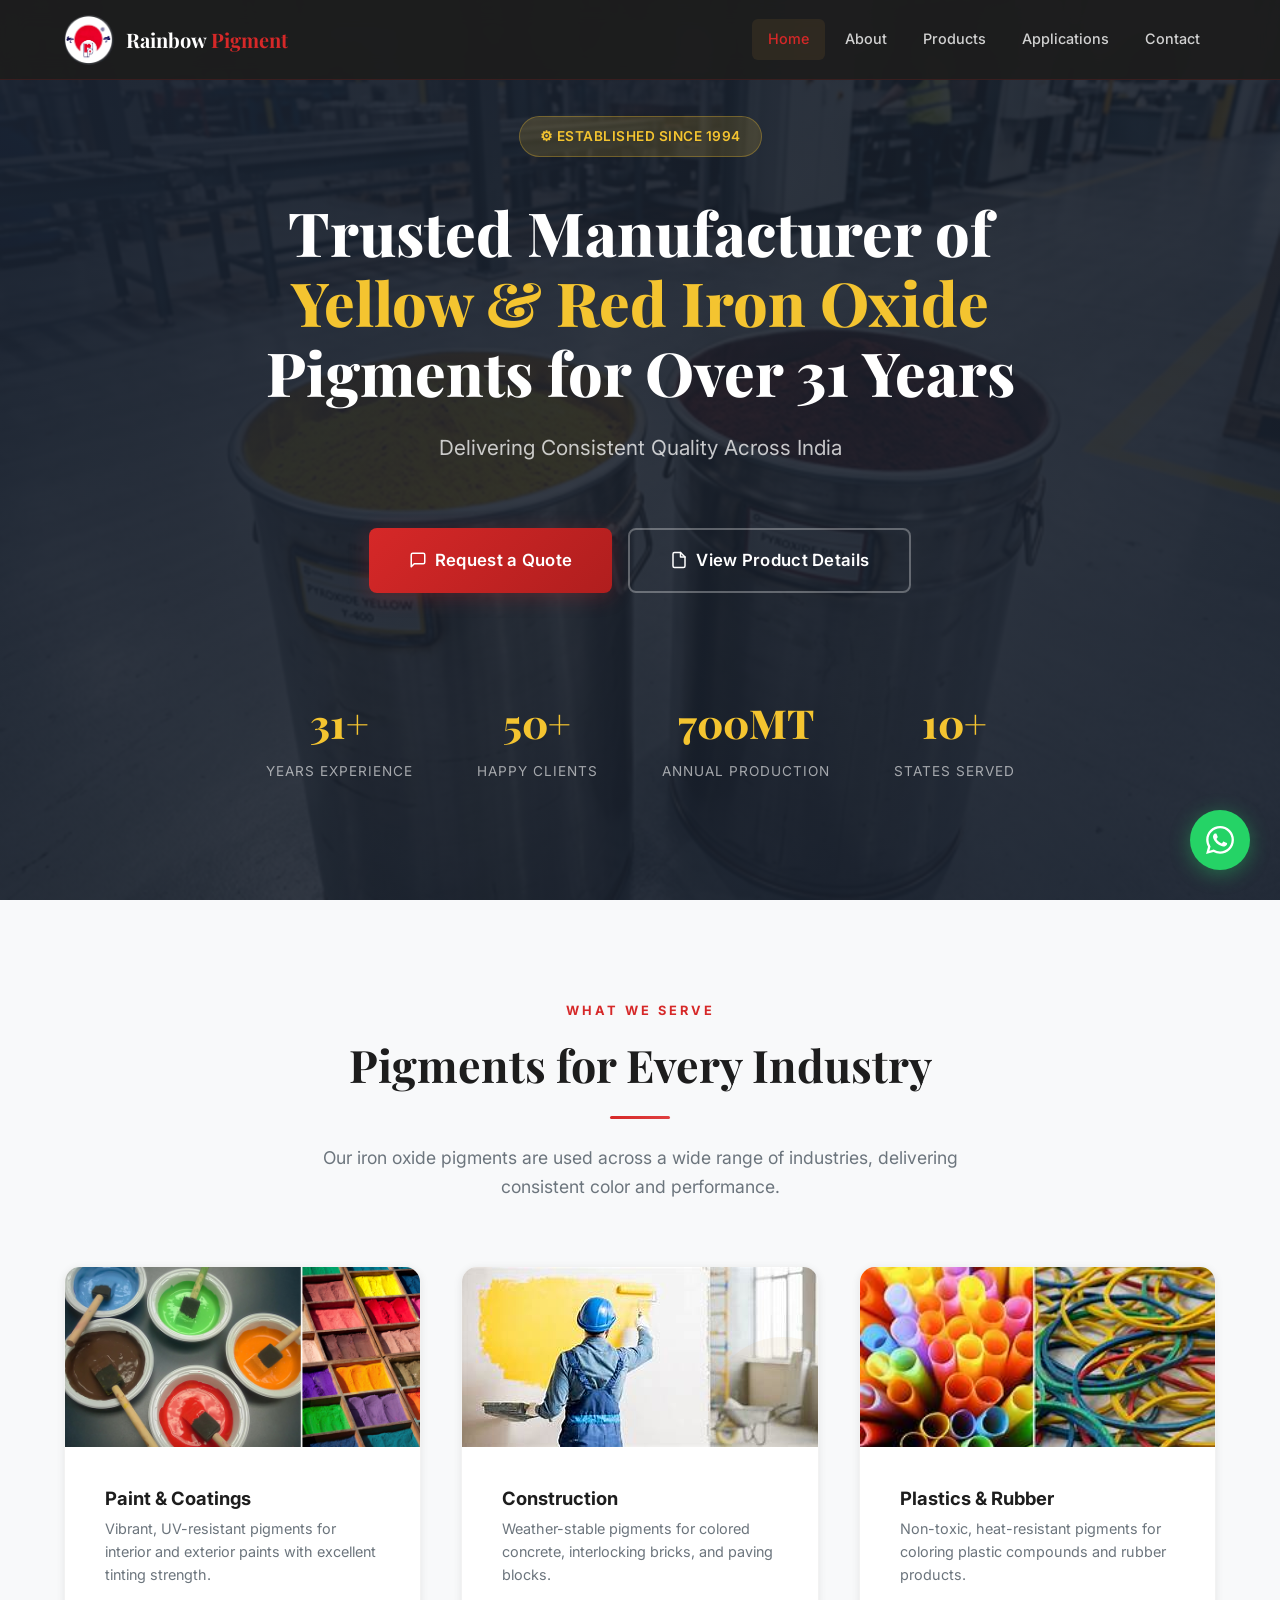
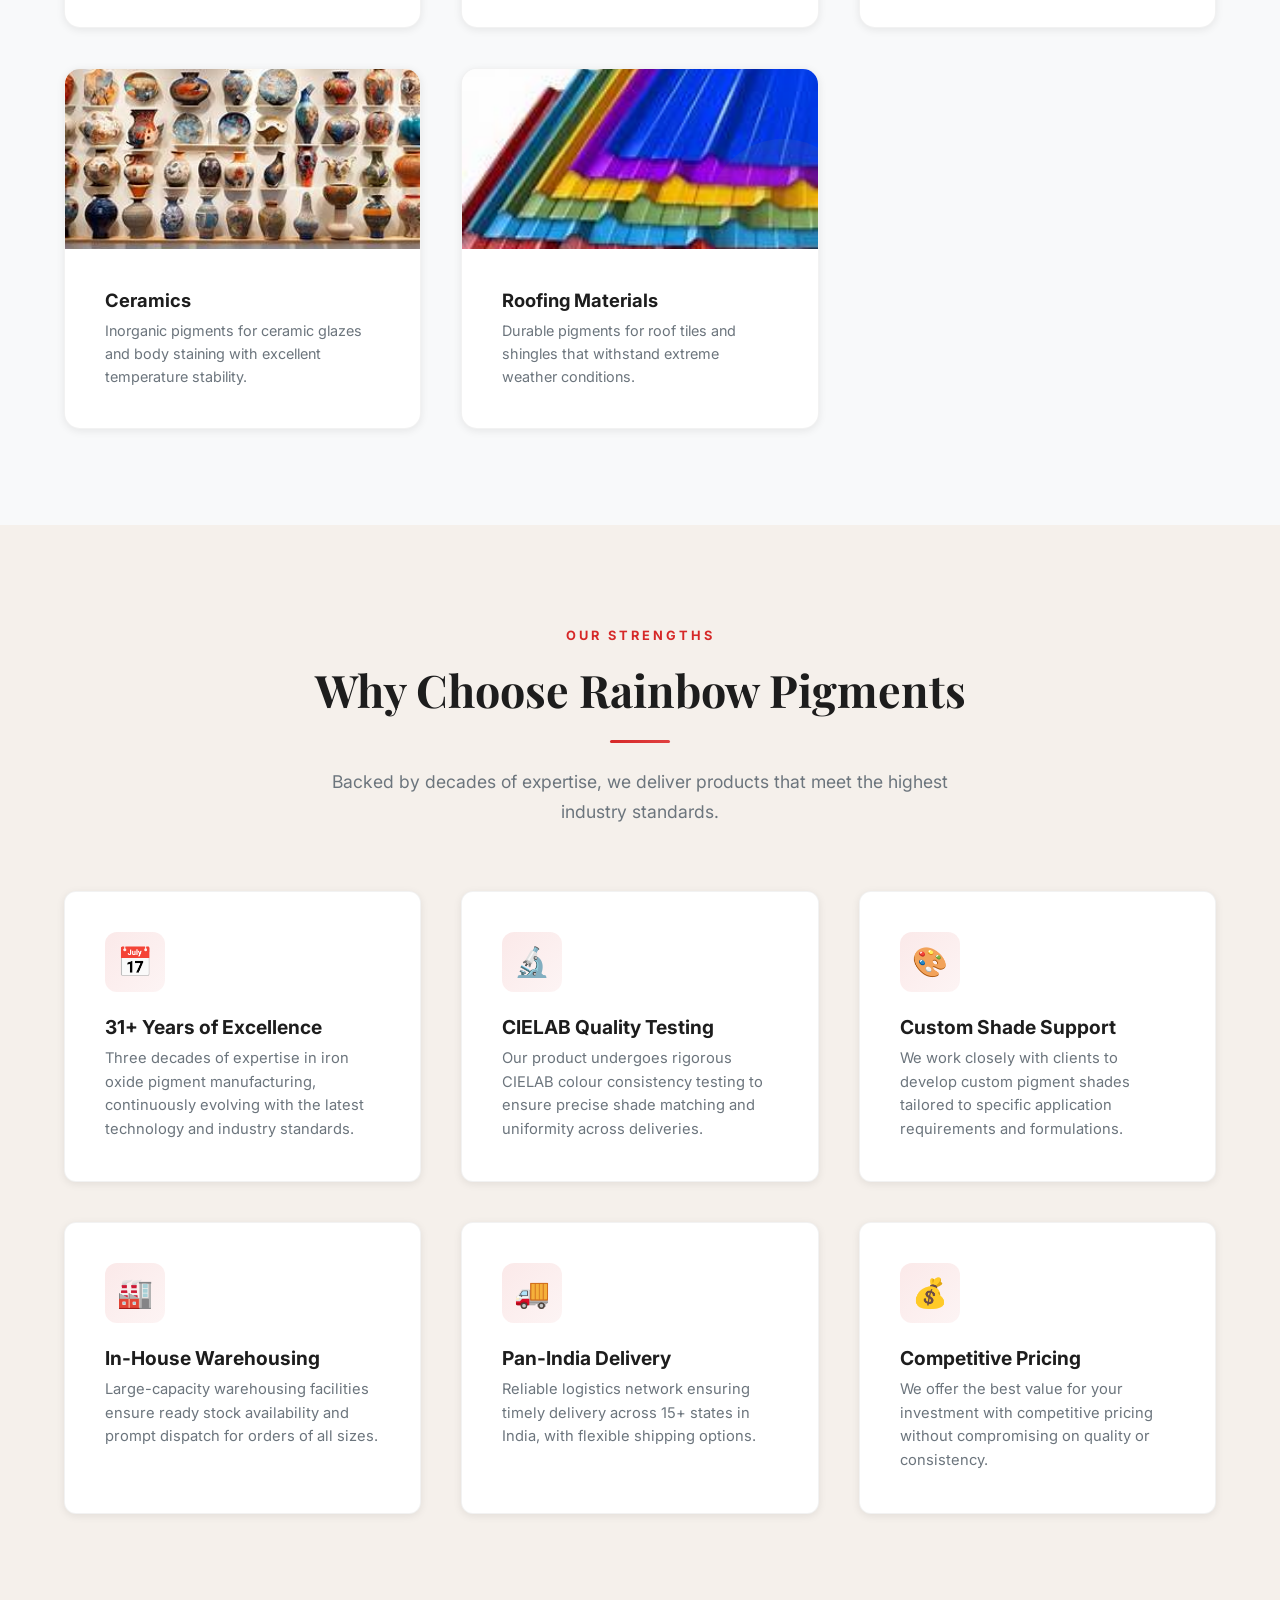
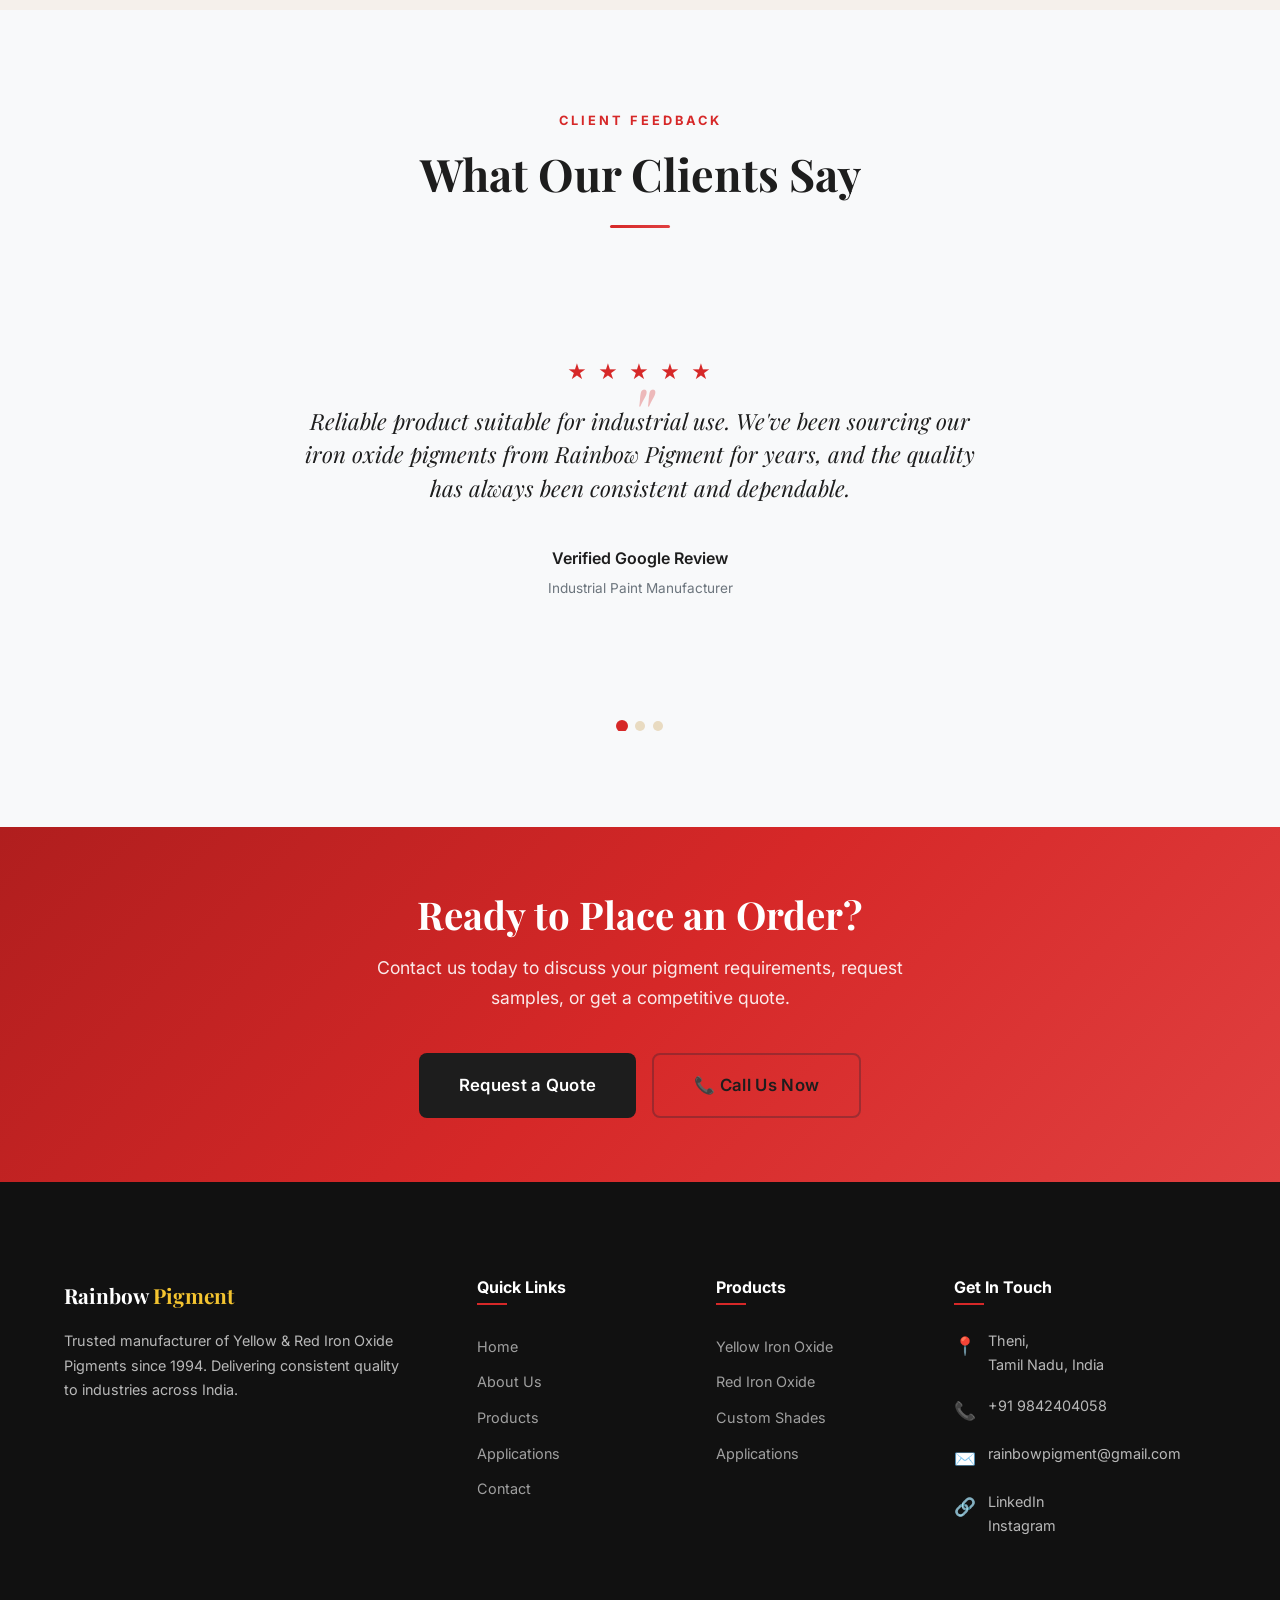
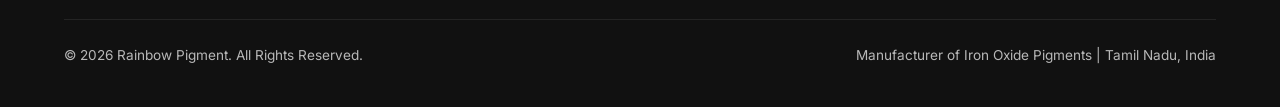
<file: index.html>
<!DOCTYPE html>
<html lang="en">

<head>
  <meta charset="UTF-8">
  <meta name="viewport" content="width=device-width, initial-scale=1.0">
  <title>Rainbow Pigment | Iron Oxide Pigment Manufacturer India – Yellow & Red Pigments</title>
  <meta name="description"
    content="Rainbow Pigment – Trusted manufacturer of Yellow & Red Iron Oxide Pigments for over 31 years. Delivering consistent quality across India, now expanding globally. Get a quote today.">
  <meta name="keywords"
    content="Iron Oxide Pigment Manufacturer India, Yellow Iron Oxide Supplier, Red Iron Oxide Manufacturer Tamil Nadu, Iron Oxide Exporter India, Pigment Supplier for Paint Industry">
  <meta name="author" content="Rainbow Pigment">
  <meta name="robots" content="index, follow">
  <meta name="google-site-verification" content="A1D29FckdVwPAt0YfcFCCDj8Sagz728Akyn3oF40N8U" />

  <!-- Open Graph / Facebook -->
  <meta property="og:type" content="website">
  <meta property="og:url" content="https://rainbow-pigment.vercel.app/">
  <meta property="og:title" content="Rainbow Pigment – Iron Oxide Pigment Manufacturer India">
  <meta property="og:description"
    content="Trusted manufacturer of Yellow & Red Iron Oxide Pigments for over 31 years. Delivering consistent quality across India.">
  <meta property="og:image" content="https://rainbow-pigment.vercel.app/assets/images/logo.png">

  <!-- Twitter -->
  <meta name="twitter:card" content="summary_large_image">
  <meta name="twitter:title" content="Rainbow Pigment – Iron Oxide Pigment Manufacturer India">
  <meta name="twitter:description"
    content="Trusted manufacturer of Yellow & Red Iron Oxide Pigments for over 31 years. Delivering consistent quality across India.">
  <meta name="twitter:image" content="https://rainbow-pigment.vercel.app/assets/images/logo.png">

  <link rel="icon" type="image/svg+xml"
    href="data:image/svg+xml,<svg xmlns='http://www.w3.org/2000/svg' viewBox='0 0 32 32'><rect width='32' height='32' rx='6' fill='%231a2332'/><text x='50%25' y='55%25' dominant-baseline='middle' text-anchor='middle' font-size='16' font-weight='bold' fill='%23c8963e'>RP</text></svg>">
  <link rel="stylesheet" href="css/styles.css">
</head>

<body>

  <!-- Navigation -->
  <nav class="navbar" id="navbar">
    <div class="nav-container">
      <a href="index.html" class="nav-logo">
        <img src="assets/images/logo.png" alt="Rainbow Pigment Logo" class="logo-img">
        <div class="logo-text">Rainbow <span>Pigment</span></div>
      </a>
      <div class="nav-links" id="navLinks">
        <a href="index.html" class="active">Home</a>
        <a href="about.html">About</a>
        <a href="products.html">Products</a>
        <a href="applications.html">Applications</a>
        <a href="contact.html">Contact</a>

      </div>
      <div class="hamburger" id="hamburger">
        <span></span><span></span><span></span>
      </div>
    </div>
  </nav>
  <div class="nav-overlay" id="navOverlay"></div>

  <!-- Hero Section -->
  <section class="hero" id="hero">
    <div class="hero-bg" style="background-image: url('assets/images/hero-bg.png');"></div>
    <div class="hero-content">
      <div class="hero-badge">⚙ Established Since 1994</div>
      <h1>Trusted Manufacturer of <span class="highlight">Yellow & Red Iron Oxide</span> Pigments for Over 31 Years</h1>
      <p class="subtitle">Delivering Consistent Quality Across India</p>
      <div class="hero-buttons">
        <a href="contact.html" class="btn btn-primary btn-lg">
          <svg width="18" height="18" viewBox="0 0 24 24" fill="none" stroke="currentColor" stroke-width="2"
            stroke-linecap="round" stroke-linejoin="round">
            <path d="M21 15a2 2 0 0 1-2 2H7l-4 4V5a2 2 0 0 1 2-2h14a2 2 0 0 1 2 2z" />
          </svg>
          Request a Quote
        </a>
        <a href="products.html" class="btn btn-secondary btn-lg">
          <svg width="18" height="18" viewBox="0 0 24 24" fill="none" stroke="currentColor" stroke-width="2"
            stroke-linecap="round" stroke-linejoin="round">
            <path d="M14 2H6a2 2 0 0 0-2 2v16a2 2 0 0 0 2 2h12a2 2 0 0 0 2-2V8z" />
            <polyline points="14 2 14 8 20 8" />
          </svg>
          View Product Details
        </a>
      </div>
      <div class="hero-stats">
        <div class="hero-stat">
          <span class="stat-number counter" data-target="31" data-suffix="+">0</span>
          <span class="stat-label">Years Experience</span>
        </div>
        <div class="hero-stat">
          <span class="stat-number counter" data-target="50" data-suffix="+">0</span>
          <span class="stat-label">Happy Clients</span>
        </div>
        <div class="hero-stat">
          <span class="stat-number counter" data-target="700" data-suffix="MT">0</span>
          <span class="stat-label">Annual Production</span>
        </div>
        <div class="hero-stat">
          <span class="stat-number counter" data-target="10" data-suffix="+">0</span>
          <span class="stat-label">States Served</span>
        </div>
      </div>
    </div>
  </section>

  <!-- Applications Overview -->
  <section class="section section-cream" id="applications-overview">
    <div class="container">
      <div class="section-header reveal">
        <span class="overline">What We Serve</span>
        <h2>Pigments for Every Industry</h2>
        <div class="divider"></div>
        <p>Our iron oxide pigments are used across a wide range of industries, delivering consistent color and
          performance.</p>
      </div>
      <div class="applications-grid">
        <div class="app-card reveal">
          <div class="app-card-icon"><img src="assets/images/paints and coatings.jpg" alt="Paint & Coatings"
              style="width:100%;height:100%;object-fit:cover;"></div>
          <div class="app-card-body">
            <h3>Paint & Coatings</h3>
            <p>Vibrant, UV-resistant pigments for interior and exterior paints with excellent tinting strength.</p>
          </div>
        </div>
        <div class="app-card reveal">
          <div class="app-card-icon"><img src="assets/images/construction.jpg" alt="Construction"
              style="width:100%;height:100%;object-fit:cover;"></div>
          <div class="app-card-body">
            <h3>Construction</h3>
            <p>Weather-stable pigments for colored concrete, interlocking bricks, and paving blocks.</p>
          </div>
        </div>
        <div class="app-card reveal">
          <div class="app-card-icon"><img src="assets/images/plastic and rubber.jpg" alt="Plastics & Rubber"
              style="width:100%;height:100%;object-fit:cover;"></div>
          <div class="app-card-body">
            <h3>Plastics & Rubber</h3>
            <p>Non-toxic, heat-resistant pigments for coloring plastic compounds and rubber products.</p>
          </div>
        </div>
        <div class="app-card reveal">
          <div class="app-card-icon"><img src="assets/images/ceramics.jpg" alt="Ceramics"
              style="width:100%;height:100%;object-fit:cover;"></div>
          <div class="app-card-body">
            <h3>Ceramics</h3>
            <p>Inorganic pigments for ceramic glazes and body staining with excellent temperature stability.</p>
          </div>
        </div>
        <div class="app-card reveal">
          <div class="app-card-icon"><img src="assets/images/roofing materials.jpg" alt="Roofing Materials"
              style="width:100%;height:100%;object-fit:cover;"></div>
          <div class="app-card-body">
            <h3>Roofing Materials</h3>
            <p>Durable pigments for roof tiles and shingles that withstand extreme weather conditions.</p>
          </div>
        </div>
      </div>
    </div>
  </section>

  <!-- Why Choose Us -->
  <section class="section" id="why-choose-us">
    <div class="container">
      <div class="section-header reveal">
        <span class="overline">Our Strengths</span>
        <h2>Why Choose Rainbow Pigments</h2>
        <div class="divider"></div>
        <p>Backed by decades of expertise, we deliver products that meet the highest industry standards.</p>
      </div>
      <div class="features-grid">
        <div class="feature-card reveal">
          <div class="feature-icon">📅</div>
          <h3>31+ Years of Excellence</h3>
          <p>Three decades of expertise in iron oxide pigment manufacturing, continuously evolving with the latest
            technology and industry standards.</p>
        </div>
        <div class="feature-card reveal">
          <div class="feature-icon">🔬</div>
          <h3>CIELAB Quality Testing</h3>
          <p>Our product undergoes rigorous CIELAB colour consistency testing to ensure precise shade matching and
            uniformity across deliveries.</p>
        </div>
        <div class="feature-card reveal">
          <div class="feature-icon">🎨</div>
          <h3>Custom Shade Support</h3>
          <p>We work closely with clients to develop custom pigment shades tailored to specific application requirements
            and formulations.</p>
        </div>
        <div class="feature-card reveal">
          <div class="feature-icon">🏭</div>
          <h3>In-House Warehousing</h3>
          <p>Large-capacity warehousing facilities ensure ready stock availability and prompt dispatch for orders of all
            sizes.</p>
        </div>
        <div class="feature-card reveal">
          <div class="feature-icon">🚚</div>
          <h3>Pan-India Delivery</h3>
          <p>Reliable logistics network ensuring timely delivery across 15+ states in India, with flexible shipping
            options.</p>
        </div>
        <div class="feature-card reveal">
          <div class="feature-icon">💰</div>
          <h3>Competitive Pricing</h3>
          <p>We offer the best value for your investment with competitive pricing without compromising on quality or
            consistency.</p>
        </div>
      </div>
    </div>
  </section>

  <!-- Testimonials -->
  <section class="section section-cream" id="testimonials">
    <div class="container">
      <div class="section-header reveal">
        <span class="overline">Client Feedback</span>
        <h2>What Our Clients Say</h2>
        <div class="divider"></div>
      </div>
      <div class="testimonials-slider reveal">
        <div class="testimonial-track">
          <div class="testimonial-card">
            <div class="testimonial-stars">★ ★ ★ ★ ★</div>
            <p class="quote">Reliable product suitable for industrial use. We've been sourcing our iron oxide pigments
              from Rainbow Pigment for years, and the quality has always been consistent and dependable.</p>
            <div class="testimonial-author">Verified Google Review</div>
            <div class="testimonial-role">Industrial Paint Manufacturer</div>
          </div>
          <div class="testimonial-card">
            <div class="testimonial-stars">★ ★ ★ ★ ★</div>
            <p class="quote">High quality and good service. The team at Rainbow Pigment understands our needs and always
              delivers fresh stock on time. Their custom shade matching is excellent.</p>
            <div class="testimonial-author">Verified Google Review</div>
            <div class="testimonial-role">Construction Materials Supplier</div>
          </div>
          <div class="testimonial-card">
            <div class="testimonial-stars">★ ★ ★ ★ ★</div>
            <p class="quote">Excellent colour consistency across batches. Rainbow Pigment has been a trusted partner for
              our paint manufacturing unit. Their CIELAB testing ensures every delivery matches our specifications
              perfectly.</p>
            <div class="testimonial-author">Verified Google Review</div>
            <div class="testimonial-role">Coatings Industry Professional</div>
          </div>
        </div>
        <div class="testimonial-dots">
          <button class="dot active" aria-label="Slide 1"></button>
          <button class="dot" aria-label="Slide 2"></button>
          <button class="dot" aria-label="Slide 3"></button>
        </div>
      </div>
    </div>
  </section>



  <!-- Contact CTA Banner -->
  <section class="cta-banner">
    <div class="container">
      <h2>Ready to Place an Order?</h2>
      <p>Contact us today to discuss your pigment requirements, request samples, or get a competitive quote.</p>
      <div style="display: flex; gap: 1rem; justify-content: center; flex-wrap: wrap;">
        <a href="contact.html" class="btn btn-dark btn-lg">Request a Quote</a>
        <a href="tel:+919842404058" class="btn btn-secondary btn-lg"
          style="border-color: rgba(26,35,50,0.3); color: var(--navy);">
          📞 Call Us Now
        </a>
      </div>
    </div>
  </section>

  <!-- Footer -->
  <footer class="footer">
    <div class="container">
      <div class="footer-grid">
        <div class="footer-brand">
          <div class="logo-text">Rainbow <span>Pigment</span></div>
          <p>Trusted manufacturer of Yellow & Red Iron Oxide Pigments since 1994. Delivering consistent quality to
            industries across India.</p>
        </div>
        <div class="footer-links-col">
          <h4>Quick Links</h4>
          <div class="footer-links">
            <a href="index.html">Home</a>
            <a href="about.html">About Us</a>
            <a href="products.html">Products</a>
            <a href="applications.html">Applications</a>
            <a href="contact.html">Contact</a>
          </div>
        </div>
        <div class="footer-links-col">
          <h4>Products</h4>
          <div class="footer-links">
            <a href="products.html#yellow">Yellow Iron Oxide</a>
            <a href="products.html#red">Red Iron Oxide</a>
            <a href="products.html#custom">Custom Shades</a>
            <a href="applications.html">Applications</a>
          </div>
        </div>
        <div class="footer-links-col">
          <h4>Get In Touch</h4>
          <div class="footer-contact-item">
            <span class="icon">📍</span>
            <div>
              <p>Theni,<br>Tamil Nadu, India</p>
            </div>
          </div>
          <div class="footer-contact-item">
            <span class="icon">📞</span>
            <div>
              <p><a href="tel:+919842404058">+91 9842404058</a></p>
            </div>
          </div>
          <div class="footer-contact-item">
            <span class="icon">✉️</span>
            <div>
              <p><a href="mailto:rainbowpigment@gmail.com">rainbowpigment@gmail.com</a></p>
            </div>
          </div>
          <div class="footer-contact-item">
            <span class="icon">🔗</span>
            <div>
              <p><a href="https://www.linkedin.com/company/rainbowpigment/" target="_blank">LinkedIn</a></p>
              <p><a href="https://www.instagram.com/rainbowpigment_theni?igsh=MW10NTkyb3Zyb2lsdg=="
                  target="_blank">Instagram</a></p>
            </div>
          </div>
        </div>
      </div>
      <div class="footer-bottom">
        <p>&copy; 2026 Rainbow Pigment. All Rights Reserved.</p>
        <p>Manufacturer of Iron Oxide Pigments | Tamil Nadu, India</p>
      </div>
    </div>
  </footer>

  <!-- WhatsApp FAB -->
  <a href="https://wa.me/919842404058?text=Hello%2C%20I%20am%20interested%20in%20your%20iron%20oxide%20pigments.%20Can%20you%20share%20more%20details%3F"
    target="_blank" class="whatsapp-fab" aria-label="Chat on WhatsApp">
    <svg viewBox="0 0 24 24" xmlns="http://www.w3.org/2000/svg">
      <path
        d="M17.472 14.382c-.297-.149-1.758-.867-2.03-.967-.273-.099-.471-.148-.67.15-.197.297-.767.966-.94 1.164-.173.199-.347.223-.644.075-.297-.15-1.255-.463-2.39-1.475-.883-.788-1.48-1.761-1.653-2.059-.173-.297-.018-.458.13-.606.134-.133.298-.347.446-.52.149-.174.198-.298.298-.497.099-.198.05-.371-.025-.52-.075-.149-.669-1.612-.916-2.207-.242-.579-.487-.5-.669-.51-.173-.008-.371-.01-.57-.01-.198 0-.52.074-.792.372-.272.297-1.04 1.016-1.04 2.479 0 1.462 1.065 2.875 1.213 3.074.149.198 2.096 3.2 5.077 4.487.709.306 1.262.489 1.694.625.712.227 1.36.195 1.871.118.571-.085 1.758-.719 2.006-1.413.248-.694.248-1.289.173-1.413-.074-.124-.272-.198-.57-.347m-5.421 7.403h-.004a9.87 9.87 0 01-5.031-1.378l-.361-.214-3.741.982.998-3.648-.235-.374a9.86 9.86 0 01-1.51-5.26c.001-5.45 4.436-9.884 9.888-9.884 2.64 0 5.122 1.03 6.988 2.898a9.825 9.825 0 012.893 6.994c-.003 5.45-4.437 9.884-9.885 9.884m8.413-18.297A11.815 11.815 0 0012.05 0C5.495 0 .16 5.335.157 11.892c0 2.096.547 4.142 1.588 5.945L.057 24l6.305-1.654a11.882 11.882 0 005.683 1.448h.005c6.554 0 11.89-5.335 11.893-11.893a11.821 11.821 0 00-3.48-8.413z" />
    </svg>
    <span class="tooltip">Chat with us</span>
  </a>

  <script src="js/main.js"></script>
</body>

</html>
</file>
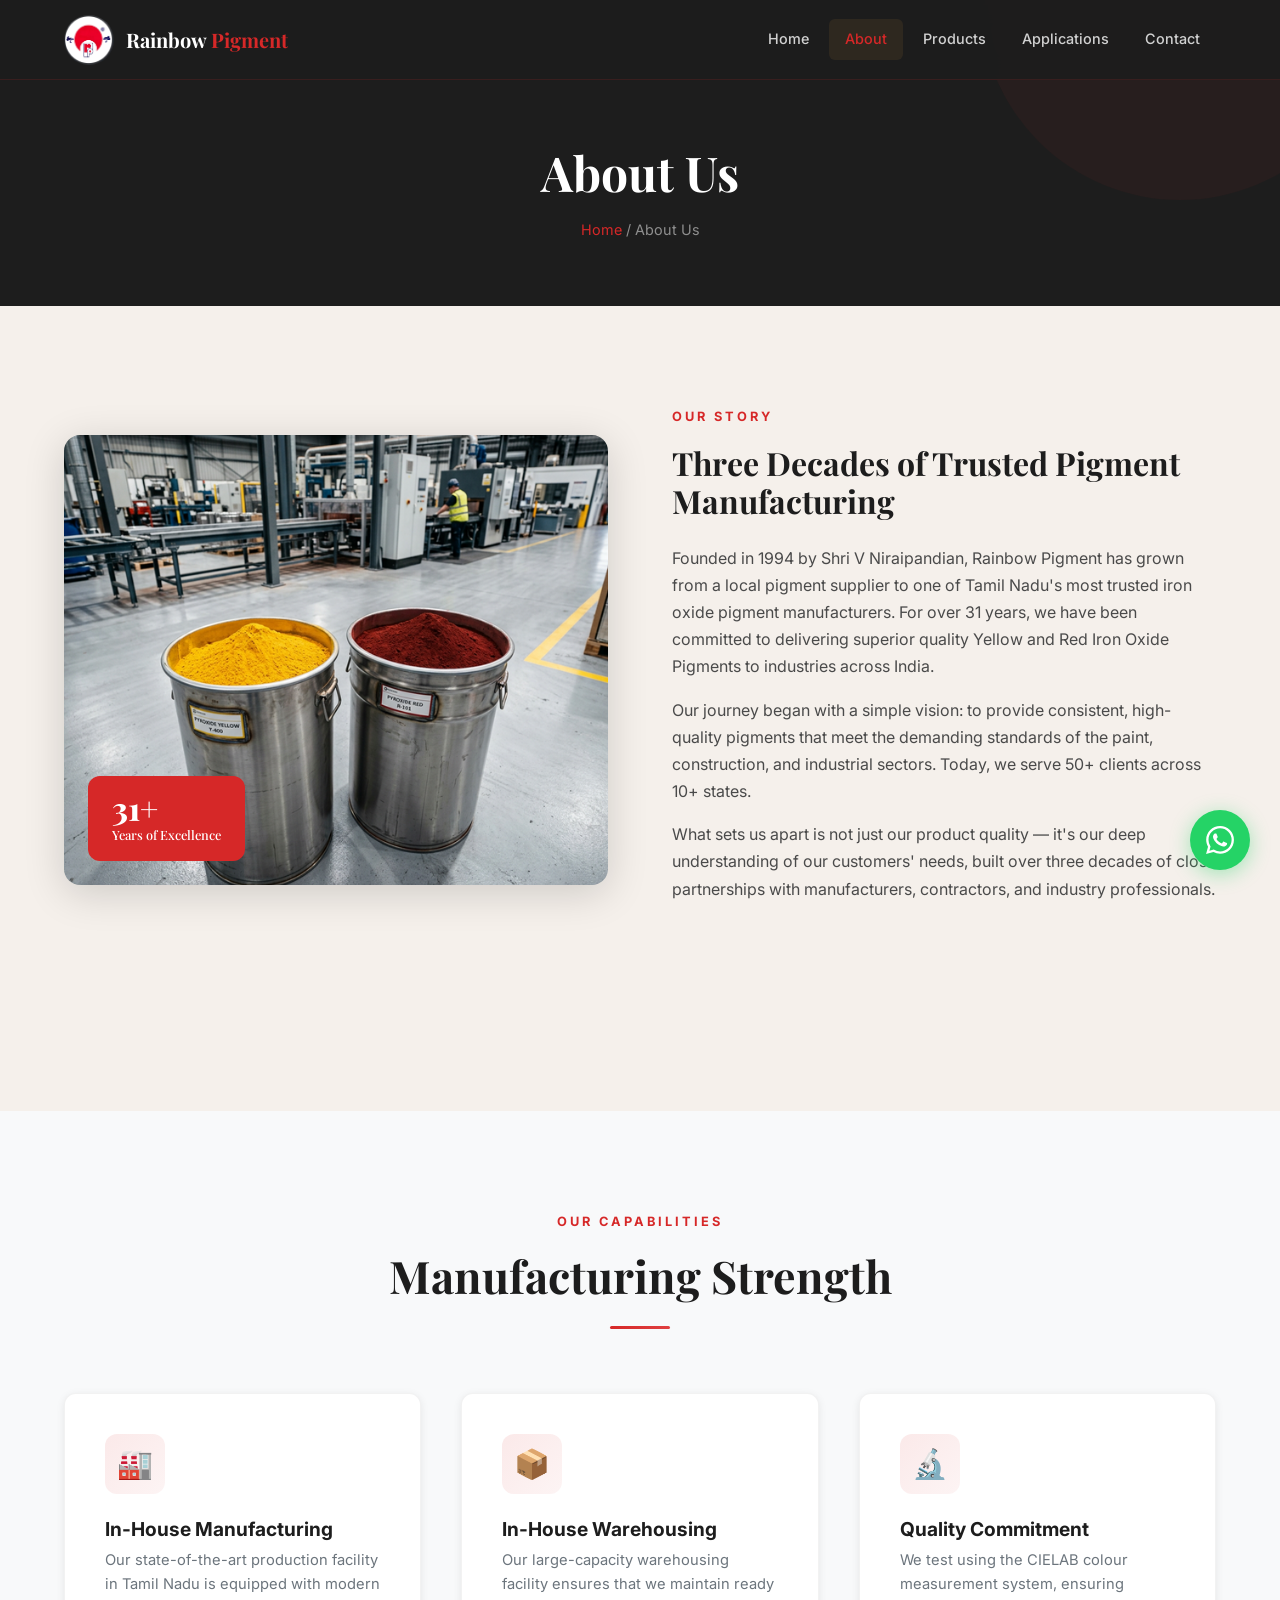
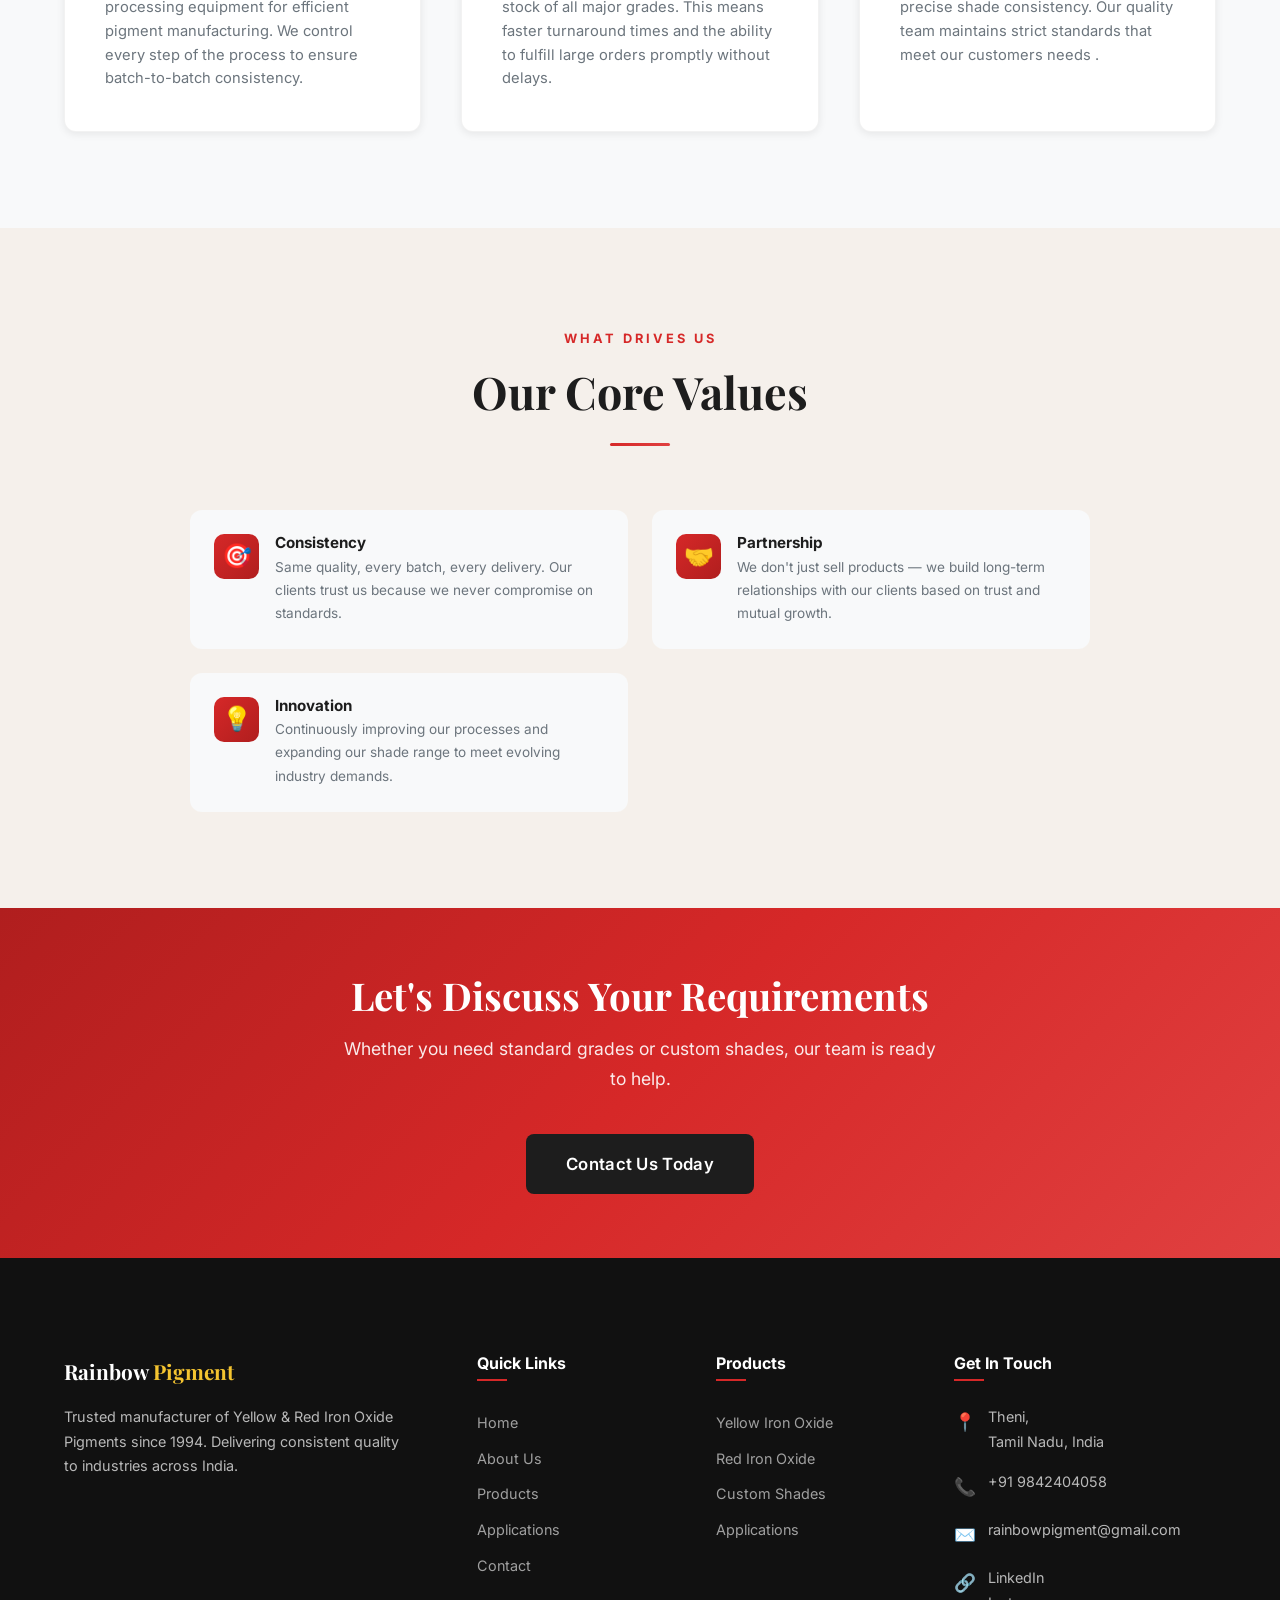
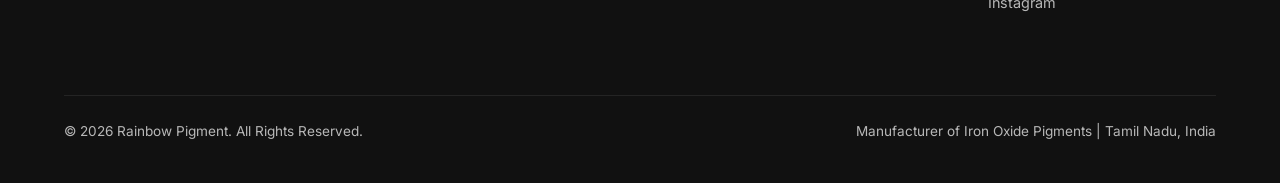
<file: about.html>
<!DOCTYPE html>
<html lang="en">

<head>
    <meta charset="UTF-8">
    <meta name="viewport" content="width=device-width, initial-scale=1.0">
    <title>About Us | Rainbow Pigment – 31 Years of Iron Oxide Manufacturing</title>
    <meta name="description"
        content="Learn about Rainbow Pigment's 31-year journey as a trusted iron oxide pigment manufacturer in Tamil Nadu, India. In-house manufacturing, warehousing, and quality commitment.">
    <meta name="keywords"
        content="Iron Oxide Pigment Manufacturer India, About Rainbow Pigment, Pigment Factory Tamil Nadu, Iron Oxide Manufacturer">
    <meta name="author" content="Rainbow Pigment">
    <meta name="robots" content="index, follow">

    <!-- Open Graph / Facebook -->
    <meta property="og:type" content="website">
    <meta property="og:url" content="https://rainbow-pigment.vercel.app/about.html">
    <meta property="og:title" content="About Rainbow Pigment – 31 Years of Excellence">
    <meta property="og:description"
        content="31 years of iron oxide pigment manufacturing expertise. In-house production, warehousing, and CIELAB quality testing.">
    <meta property="og:image" content="https://rainbow-pigment.vercel.app/assets/images/logo.png">

    <!-- Twitter -->
    <meta name="twitter:card" content="summary_large_image">
    <meta name="twitter:title" content="About Rainbow Pigment – 31 Years of Excellence">
    <meta name="twitter:description"
        content="31 years of iron oxide pigment manufacturing expertise. In-house production, warehousing, and CIELAB quality testing.">
    <meta name="twitter:image" content="https://rainbow-pigment.vercel.app/assets/images/logo.png">

    <link rel="icon" type="image/svg+xml"
        href="data:image/svg+xml,<svg xmlns='http://www.w3.org/2000/svg' viewBox='0 0 32 32'><rect width='32' height='32' rx='6' fill='%231a2332'/><text x='50%25' y='55%25' dominant-baseline='middle' text-anchor='middle' font-size='16' font-weight='bold' fill='%23c8963e'>RP</text></svg>">
    <link rel="stylesheet" href="css/styles.css">
</head>

<body>

    <!-- Navigation -->
    <nav class="navbar" id="navbar">
        <div class="nav-container">
            <a href="index.html" class="nav-logo">
                <img src="assets/images/logo.png" alt="Rainbow Pigment Logo" class="logo-img">
                <div class="logo-text">Rainbow <span>Pigment</span></div>
            </a>
            <div class="nav-links" id="navLinks">
                <a href="index.html">Home</a>
                <a href="about.html" class="active">About</a>
                <a href="products.html">Products</a>
                <a href="applications.html">Applications</a>
                <a href="contact.html">Contact</a>

            </div>
            <div class="hamburger" id="hamburger">
                <span></span><span></span><span></span>
            </div>
        </div>
    </nav>
    <div class="nav-overlay" id="navOverlay"></div>

    <!-- Page Header -->
    <section class="page-header">
        <div class="container">
            <h1>About Us</h1>
            <p class="breadcrumb"><a href="index.html">Home</a> / About Us</p>
        </div>
    </section>

    <!-- Company Story -->
    <section class="section">
        <div class="container">
            <div class="about-grid">
                <div class="about-image reveal-left">
                    <img src="assets/images/hero-bg.png" alt="Rainbow Pigment Manufacturing Facility">
                    <div class="experience-badge">
                        <div class="number">31+</div>
                        <div class="label">Years of Excellence</div>
                    </div>
                </div>
                <div class="about-text reveal-right">
                    <span class="overline"
                        style="display:inline-block; font-size:0.8rem; font-weight:700; color:var(--gold); text-transform:uppercase; letter-spacing:3px; margin-bottom:1rem;">Our
                        Story</span>
                    <h2>Three Decades of Trusted Pigment Manufacturing</h2>
                    <p>Founded in 1994 by Shri V Niraipandian, Rainbow Pigment has grown from a local pigment supplier
                        to one of Tamil Nadu's
                        most trusted iron oxide pigment manufacturers. For over 31 years, we have been committed to
                        delivering superior quality Yellow and Red Iron Oxide Pigments to industries across India.</p>
                    <p>Our journey began with a simple vision: to provide consistent, high-quality pigments that meet
                        the demanding standards of the paint, construction, and industrial sectors. Today, we serve 50+
                        clients across 10+ states.</p>
                    <p>What sets us apart is not just our product quality — it's our deep understanding of our
                        customers' needs, built over three decades of close partnerships with manufacturers,
                        contractors, and industry professionals.</p>
                </div>
            </div>
        </div>
    </section>

    <!-- Manufacturing Strength -->
    <section class="section section-cream">
        <div class="container">
            <div class="section-header reveal">
                <span class="overline">Our Capabilities</span>
                <h2>Manufacturing Strength</h2>
                <div class="divider"></div>
            </div>
            <div class="features-grid">
                <div class="feature-card reveal">
                    <div class="feature-icon">🏭</div>
                    <h3>In-House Manufacturing</h3>
                    <p>Our state-of-the-art production facility in Tamil Nadu is equipped with modern processing
                        equipment for efficient pigment manufacturing. We control every step of the process to ensure
                        batch-to-batch consistency.</p>
                </div>
                <div class="feature-card reveal">
                    <div class="feature-icon">📦</div>
                    <h3>In-House Warehousing</h3>
                    <p>Our large-capacity warehousing facility ensures that we maintain ready stock of all major grades.
                        This means faster turnaround times and the ability to fulfill large orders promptly without
                        delays.</p>
                </div>
                <div class="feature-card reveal">
                    <div class="feature-icon">🔬</div>
                    <h3>Quality Commitment</h3>
                    <p>We test using the CIELAB colour measurement system, ensuring precise shade
                        consistency. Our quality team maintains strict standards that meet our customers needs

                        .</p>
                </div>
            </div>
        </div>
    </section>

    <!-- Values -->
    <section class="section">
        <div class="container">
            <div class="section-header reveal">
                <span class="overline">What Drives Us</span>
                <h2>Our Core Values</h2>
                <div class="divider"></div>
            </div>
            <div class="values-grid" style="max-width: 900px; margin: 0 auto;">
                <div class="value-item reveal">
                    <div class="icon">🎯</div>
                    <div>
                        <h4>Consistency</h4>
                        <p>Same quality, every batch, every delivery. Our clients trust us because we never compromise
                            on standards.</p>
                    </div>
                </div>
                <div class="value-item reveal">
                    <div class="icon">🤝</div>
                    <div>
                        <h4>Partnership</h4>
                        <p>We don't just sell products — we build long-term relationships with our clients based on
                            trust and mutual growth.</p>
                    </div>
                </div>
                <div class="value-item reveal">
                    <div class="icon">💡</div>
                    <div>
                        <h4>Innovation</h4>
                        <p>Continuously improving our processes and expanding our shade range to meet evolving industry
                            demands.</p>
                    </div>
                </div>

            </div>
        </div>
    </section>


    <!-- CTA Banner -->
    <section class="cta-banner">
        <div class="container">
            <h2>Let's Discuss Your Requirements</h2>
            <p>Whether you need standard grades or custom shades, our team is ready to help.</p>
            <a href="contact.html" class="btn btn-dark btn-lg">Contact Us Today</a>
        </div>
    </section>

    <!-- Footer -->
    <footer class="footer">
        <div class="container">
            <div class="footer-grid">
                <div class="footer-brand">
                    <div class="logo-text">Rainbow <span>Pigment</span></div>
                    <p>Trusted manufacturer of Yellow & Red Iron Oxide Pigments since 1994. Delivering consistent
                        quality to industries across India.</p>
                </div>
                <div class="footer-links-col">
                    <h4>Quick Links</h4>
                    <div class="footer-links">
                        <a href="index.html">Home</a>
                        <a href="about.html">About Us</a>
                        <a href="products.html">Products</a>
                        <a href="applications.html">Applications</a>
                        <a href="contact.html">Contact</a>
                    </div>
                </div>
                <div class="footer-links-col">
                    <h4>Products</h4>
                    <div class="footer-links">
                        <a href="products.html#yellow">Yellow Iron Oxide</a>
                        <a href="products.html#red">Red Iron Oxide</a>
                        <a href="products.html#custom">Custom Shades</a>
                        <a href="applications.html">Applications</a>
                    </div>
                </div>
                <div class="footer-links-col">
                    <h4>Get In Touch</h4>
                    <div class="footer-contact-item">
                        <span class="icon">📍</span>
                        <div>
                            <p>Theni,<br>Tamil Nadu, India</p>
                        </div>
                    </div>
                    <div class="footer-contact-item">
                        <span class="icon">📞</span>
                        <div>
                            <p><a href="tel:+919842404058">+91 9842404058</a></p>
                        </div>
                    </div>
                    <div class="footer-contact-item">
                        <span class="icon">✉️</span>
                        <div>
                            <p><a href="mailto:rainbowpigment@gmail.com">rainbowpigment@gmail.com</a></p>
                        </div>
                    </div>
                    <div class="footer-contact-item">
                        <span class="icon">🔗</span>
                        <div>
                            <p><a href="https://www.linkedin.com/company/rainbowpigment/" target="_blank">LinkedIn</a>
                            </p>
                            <p><a href="https://www.instagram.com/rainbowpigment_theni?igsh=MW10NTkyb3Zyb2lsdg=="
                                    target="_blank">Instagram</a>
                            </p>
                        </div>
                    </div>
                </div>
            </div>
            <div class="footer-bottom">
                <p>&copy; 2026 Rainbow Pigment. All Rights Reserved.</p>
                <p>Manufacturer of Iron Oxide Pigments | Tamil Nadu, India</p>
            </div>
        </div>
    </footer>

    <!-- WhatsApp FAB -->
    <a href="https://wa.me/919842404058?text=Hello%2C%20I%20am%20interested%20in%20your%20iron%20oxide%20pigments."
        target="_blank" class="whatsapp-fab" aria-label="Chat on WhatsApp">
        <svg viewBox="0 0 24 24" xmlns="http://www.w3.org/2000/svg">
            <path
                d="M17.472 14.382c-.297-.149-1.758-.867-2.03-.967-.273-.099-.471-.148-.67.15-.197.297-.767.966-.94 1.164-.173.199-.347.223-.644.075-.297-.15-1.255-.463-2.39-1.475-.883-.788-1.48-1.761-1.653-2.059-.173-.297-.018-.458.13-.606.134-.133.298-.347.446-.52.149-.174.198-.298.298-.497.099-.198.05-.371-.025-.52-.075-.149-.669-1.612-.916-2.207-.242-.579-.487-.5-.669-.51-.173-.008-.371-.01-.57-.01-.198 0-.52.074-.792.372-.272.297-1.04 1.016-1.04 2.479 0 1.462 1.065 2.875 1.213 3.074.149.198 2.096 3.2 5.077 4.487.709.306 1.262.489 1.694.625.712.227 1.36.195 1.871.118.571-.085 1.758-.719 2.006-1.413.248-.694.248-1.289.173-1.413-.074-.124-.272-.198-.57-.347m-5.421 7.403h-.004a9.87 9.87 0 01-5.031-1.378l-.361-.214-3.741.982.998-3.648-.235-.374a9.86 9.86 0 01-1.51-5.26c.001-5.45 4.436-9.884 9.888-9.884 2.64 0 5.122 1.03 6.988 2.898a9.825 9.825 0 012.893 6.994c-.003 5.45-4.437 9.884-9.885 9.884m8.413-18.297A11.815 11.815 0 0012.05 0C5.495 0 .16 5.335.157 11.892c0 2.096.547 4.142 1.588 5.945L.057 24l6.305-1.654a11.882 11.882 0 005.683 1.448h.005c6.554 0 11.89-5.335 11.893-11.893a11.821 11.821 0 00-3.48-8.413z" />
        </svg>
        <span class="tooltip">Chat with us</span>
    </a>

    <script src="js/main.js"></script>
</body>

</html>
</file>
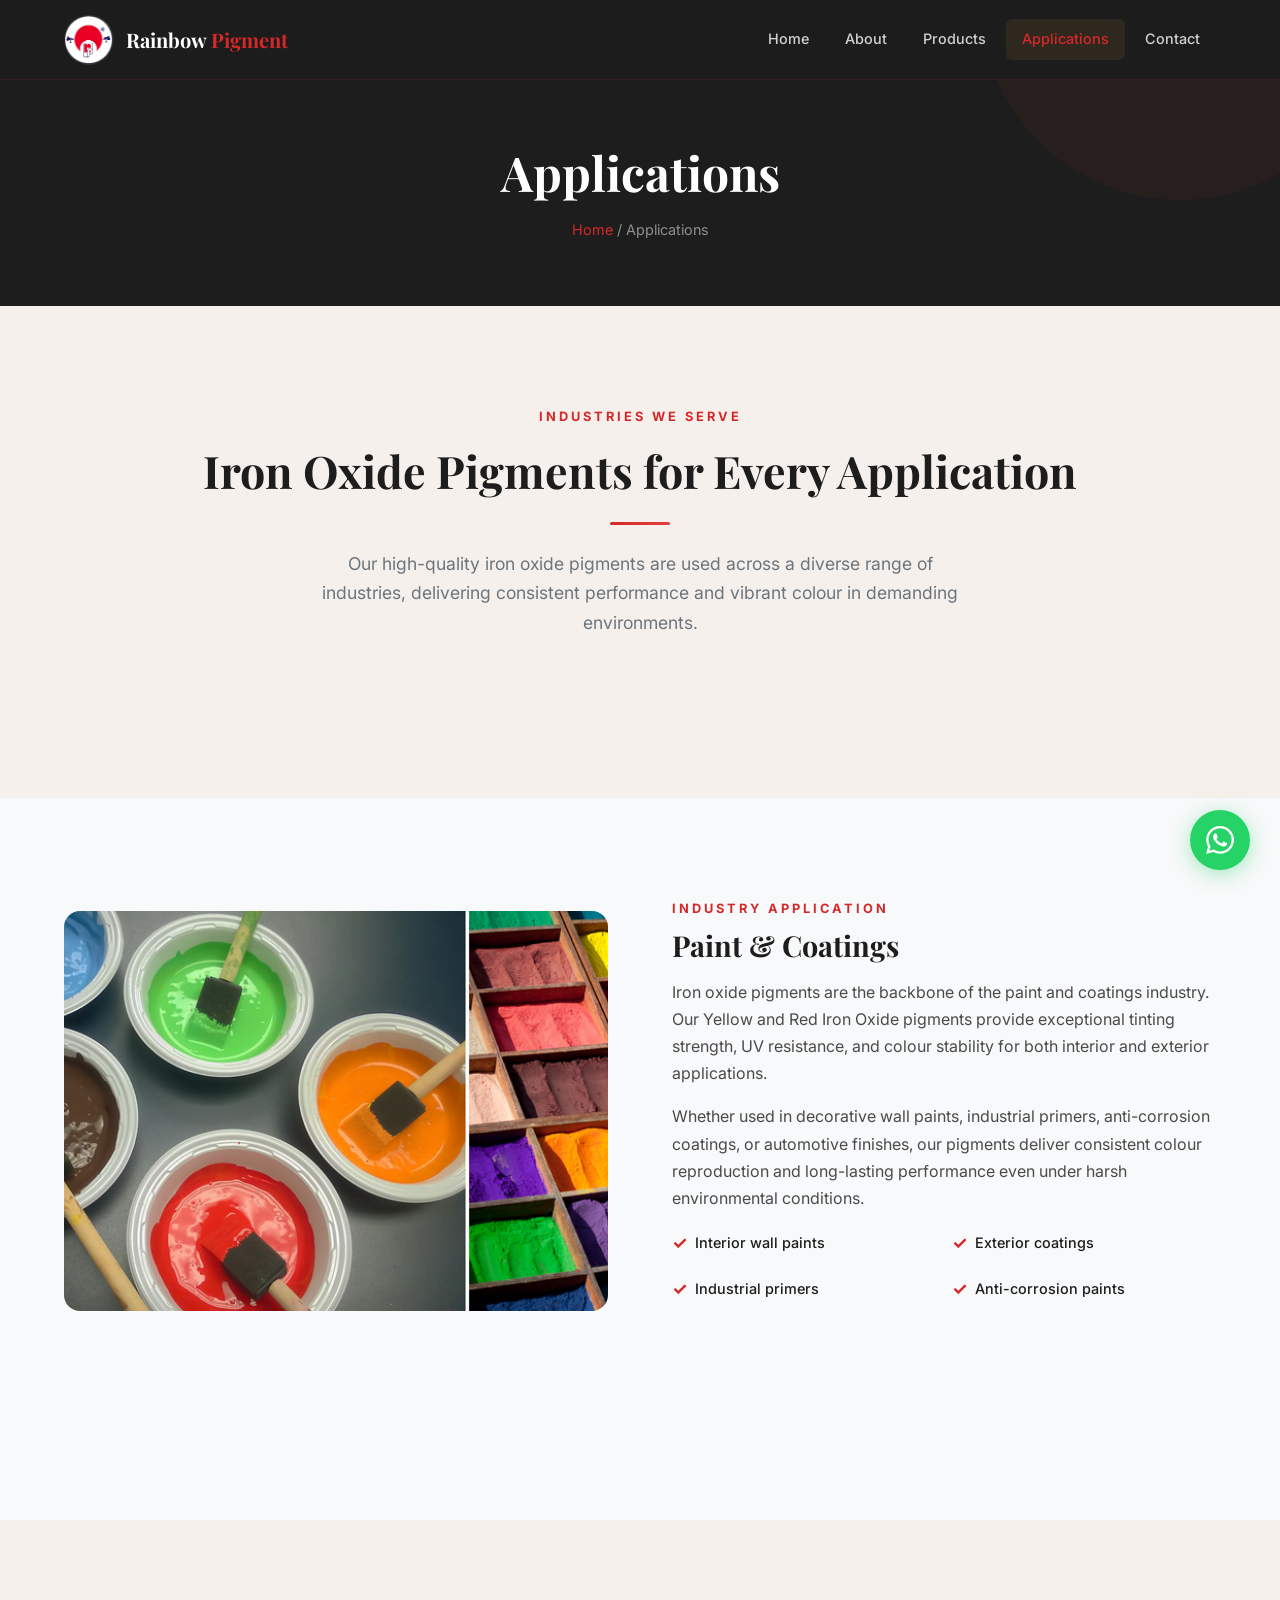
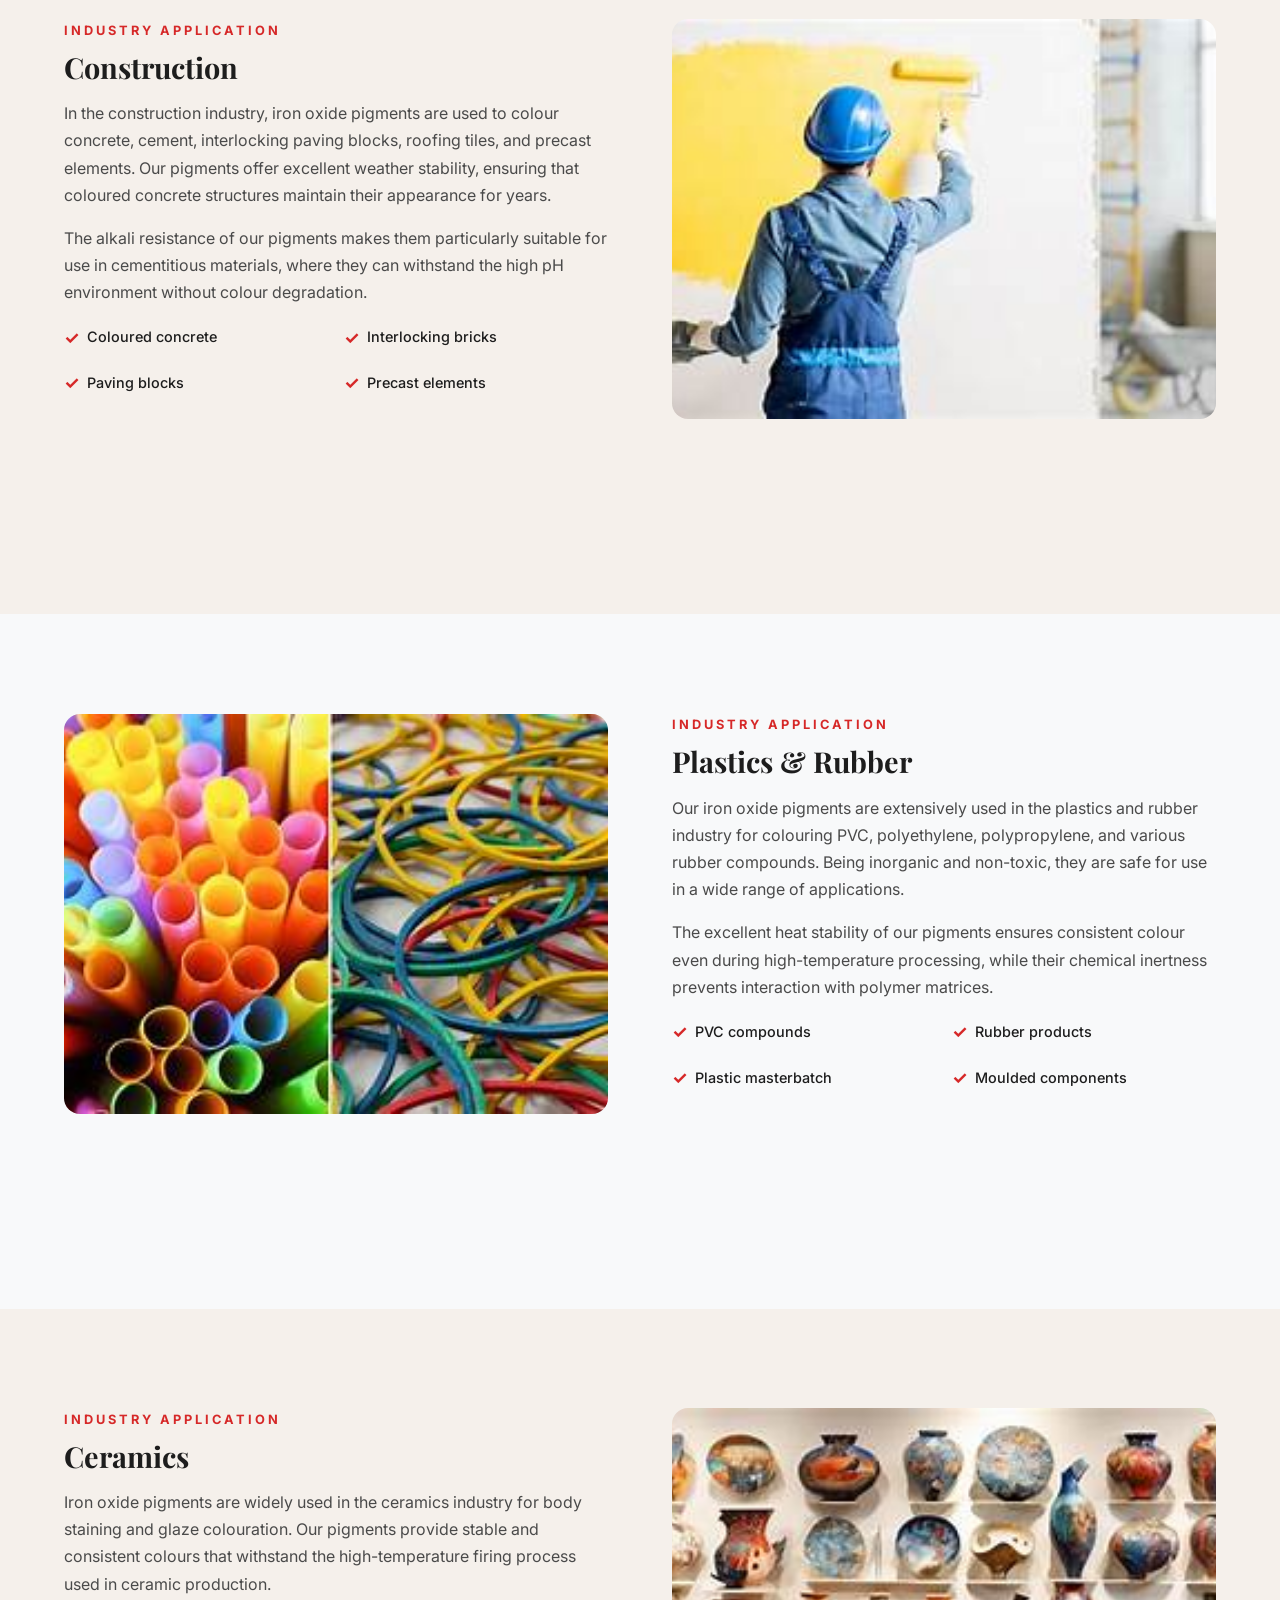
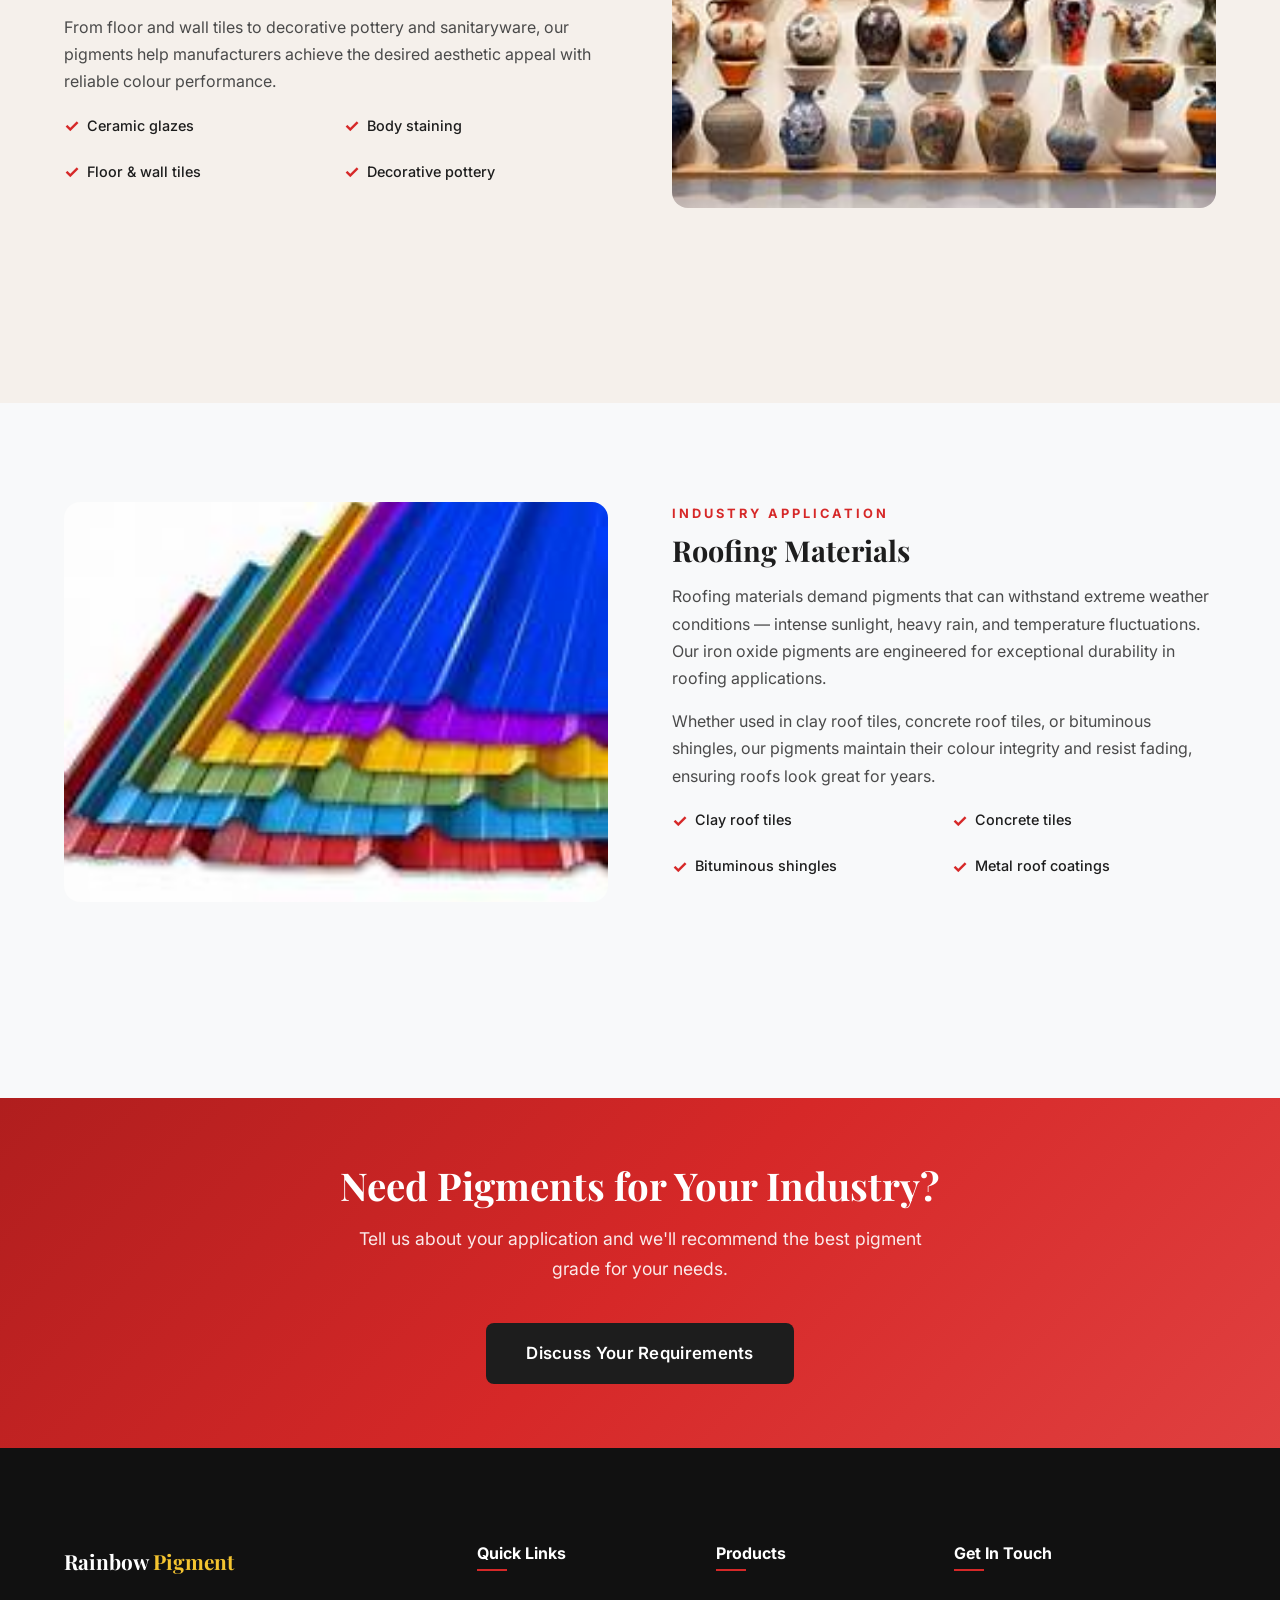
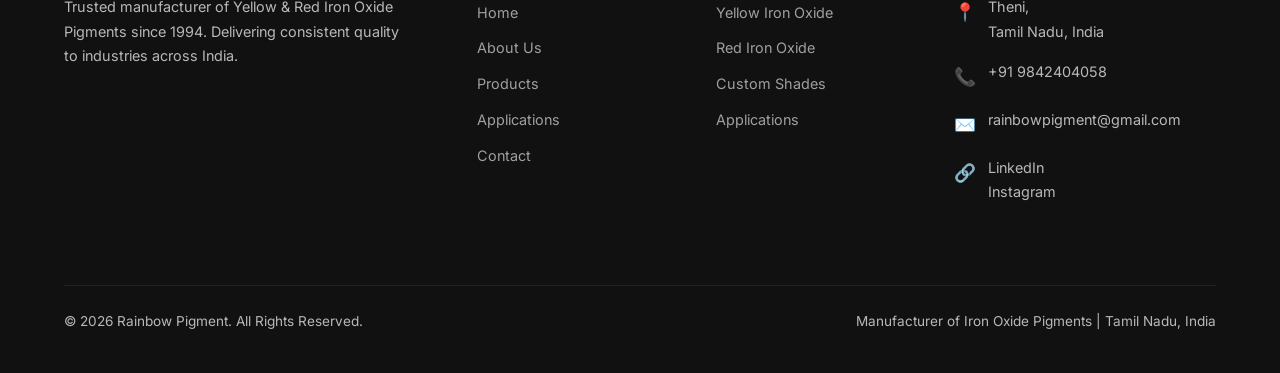
<file: applications.html>
<!DOCTYPE html>
<html lang="en">

<head>
    <meta charset="UTF-8">
    <meta name="viewport" content="width=device-width, initial-scale=1.0">
    <title>Applications | Rainbow Pigment – Industries Served by Our Iron Oxide Pigments</title>
    <meta name="description"
        content="Iron Oxide Pigments for Paint & Coatings, Construction, Plastics, Ceramics, Roofing, and Printing Inks. Discover how Rainbow Pigment serves diverse industries.">
    <meta name="keywords"
        content="Iron Oxide Pigment Applications, Pigment for Paint Industry, Construction Pigment, Industrial Pigment Uses, Iron Oxide for Concrete">
    <meta name="author" content="Rainbow Pigment">
    <meta name="robots" content="index, follow">

    <!-- Open Graph / Facebook -->
    <meta property="og:type" content="website">
    <meta property="og:url" content="https://rainbow-pigment.vercel.app/applications.html">
    <meta property="og:title" content="Applications – Industries We Serve | Rainbow Pigment">
    <meta property="og:description"
        content="Our iron oxide pigments serve Paint & Coatings, Construction, Plastics, Ceramics, Roofing, and Printing industries.">
    <meta property="og:image" content="https://rainbow-pigment.vercel.app/assets/images/logo.png">

    <!-- Twitter -->
    <meta name="twitter:card" content="summary_large_image">
    <meta name="twitter:title" content="Applications – Industries We Serve | Rainbow Pigment">
    <meta name="twitter:description"
        content="Our iron oxide pigments serve Paint & Coatings, Construction, Plastics, Ceramics, Roofing, and Printing industries.">
    <meta name="twitter:image" content="https://rainbow-pigment.vercel.app/assets/images/logo.png">
    <link rel="icon" type="image/svg+xml"
        href="data:image/svg+xml,<svg xmlns='http://www.w3.org/2000/svg' viewBox='0 0 32 32'><rect width='32' height='32' rx='6' fill='%231a2332'/><text x='50%25' y='55%25' dominant-baseline='middle' text-anchor='middle' font-size='16' font-weight='bold' fill='%23c8963e'>RP</text></svg>">
    <link rel="stylesheet" href="css/styles.css">
</head>

<body>

    <!-- Navigation -->
    <nav class="navbar" id="navbar">
        <div class="nav-container">
            <a href="index.html" class="nav-logo">
                <img src="assets/images/logo.png" alt="Rainbow Pigment Logo" class="logo-img">
                <div class="logo-text">Rainbow <span>Pigment</span></div>
            </a>
            <div class="nav-links" id="navLinks">
                <a href="index.html">Home</a>
                <a href="about.html">About</a>
                <a href="products.html">Products</a>
                <a href="applications.html" class="active">Applications</a>
                <a href="contact.html">Contact</a>

            </div>
            <div class="hamburger" id="hamburger">
                <span></span><span></span><span></span>
            </div>
        </div>
    </nav>
    <div class="nav-overlay" id="navOverlay"></div>

    <!-- Page Header -->
    <section class="page-header">
        <div class="container">
            <h1>Applications</h1>
            <p class="breadcrumb"><a href="index.html">Home</a> / Applications</p>
        </div>
    </section>

    <!-- Industries Overview -->
    <section class="section">
        <div class="container">
            <div class="section-header reveal">
                <span class="overline">Industries We Serve</span>
                <h2>Iron Oxide Pigments for Every Application</h2>
                <div class="divider"></div>
                <p>Our high-quality iron oxide pigments are used across a diverse range of industries, delivering
                    consistent performance and vibrant colour in demanding environments.</p>
            </div>
        </div>
    </section>

    <!-- Paint & Coatings -->
    <section class="section section-cream">
        <div class="container">
            <div class="about-grid">
                <div class="reveal-left" style="overflow:hidden; border-radius:16px;">
                    <img src="assets/images/paints and coatings.jpg" alt="Paint & Coatings"
                        style="width:100%;height:400px;object-fit:cover;">
                </div>
                <div class="reveal-right">
                    <span class="overline"
                        style="display:inline-block; font-size:0.8rem; font-weight:700; color:var(--gold); text-transform:uppercase; letter-spacing:3px; margin-bottom:0.5rem;">Industry
                        Application</span>
                    <h2 style="font-size:1.8rem; margin-bottom:1rem;">Paint & Coatings</h2>
                    <p style="margin-bottom:1rem;">Iron oxide pigments are the backbone of the paint and coatings
                        industry. Our Yellow and Red Iron Oxide pigments provide exceptional tinting strength, UV
                        resistance, and colour stability for both interior and exterior applications.</p>
                    <p style="margin-bottom:1rem;">Whether used in decorative wall paints, industrial primers,
                        anti-corrosion coatings, or automotive finishes, our pigments deliver consistent colour
                        reproduction and long-lasting performance even under harsh environmental conditions.</p>
                    <div class="product-properties">
                        <div class="property-item"><span class="check">✓</span> Interior wall paints</div>
                        <div class="property-item"><span class="check">✓</span> Exterior coatings</div>
                        <div class="property-item"><span class="check">✓</span> Industrial primers</div>
                        <div class="property-item"><span class="check">✓</span> Anti-corrosion paints</div>
                    </div>
                </div>
            </div>
        </div>
    </section>

    <!-- Construction -->
    <section class="section">
        <div class="container">
            <div class="about-grid" style="direction: rtl;">
                <div class="reveal-right" style="direction: ltr; overflow:hidden; border-radius:16px;">
                    <img src="assets/images/construction.jpg" alt="Construction"
                        style="width:100%;height:400px;object-fit:cover;">
                </div>
                <div class="reveal-left" style="direction: ltr;">
                    <span class="overline"
                        style="display:inline-block; font-size:0.8rem; font-weight:700; color:var(--gold); text-transform:uppercase; letter-spacing:3px; margin-bottom:0.5rem;">Industry
                        Application</span>
                    <h2 style="font-size:1.8rem; margin-bottom:1rem;">Construction</h2>
                    <p style="margin-bottom:1rem;">In the construction industry, iron oxide pigments are used to colour
                        concrete, cement, interlocking paving blocks, roofing tiles, and precast elements. Our pigments
                        offer excellent weather stability, ensuring that coloured concrete structures maintain their
                        appearance for years.</p>
                    <p style="margin-bottom:1rem;">The alkali resistance of our pigments makes them particularly
                        suitable for use in cementitious materials, where they can withstand the high pH environment
                        without colour degradation.</p>
                    <div class="product-properties">
                        <div class="property-item"><span class="check">✓</span> Coloured concrete</div>
                        <div class="property-item"><span class="check">✓</span> Interlocking bricks</div>
                        <div class="property-item"><span class="check">✓</span> Paving blocks</div>
                        <div class="property-item"><span class="check">✓</span> Precast elements</div>
                    </div>
                </div>
            </div>
        </div>
    </section>

    <!-- Plastics & Rubber -->
    <section class="section section-cream">
        <div class="container">
            <div class="about-grid">
                <div class="reveal-left" style="overflow:hidden; border-radius:16px;">
                    <img src="assets/images/plastic and rubber.jpg" alt="Plastics & Rubber"
                        style="width:100%;height:400px;object-fit:cover;">
                </div>
                <div class="reveal-right">
                    <span class="overline"
                        style="display:inline-block; font-size:0.8rem; font-weight:700; color:var(--gold); text-transform:uppercase; letter-spacing:3px; margin-bottom:0.5rem;">Industry
                        Application</span>
                    <h2 style="font-size:1.8rem; margin-bottom:1rem;">Plastics & Rubber</h2>
                    <p style="margin-bottom:1rem;">Our iron oxide pigments are extensively used in the plastics and
                        rubber industry for colouring PVC, polyethylene, polypropylene, and various rubber compounds.
                        Being inorganic and non-toxic, they are safe for use in a wide range of applications.</p>
                    <p style="margin-bottom:1rem;">The excellent heat stability of our pigments ensures consistent
                        colour even during high-temperature processing, while their chemical inertness prevents
                        interaction with polymer matrices.</p>
                    <div class="product-properties">
                        <div class="property-item"><span class="check">✓</span> PVC compounds</div>
                        <div class="property-item"><span class="check">✓</span> Rubber products</div>
                        <div class="property-item"><span class="check">✓</span> Plastic masterbatch</div>
                        <div class="property-item"><span class="check">✓</span> Moulded components</div>
                    </div>
                </div>
            </div>
        </div>
    </section>

    <!-- Ceramics -->
    <section class="section">
        <div class="container">
            <div class="about-grid" style="direction: rtl;">
                <div class="reveal-right" style="direction: ltr; overflow:hidden; border-radius:16px;">
                    <img src="assets/images/ceramics.jpg" alt="Ceramics"
                        style="width:100%;height:400px;object-fit:cover;">
                </div>
                <div class="reveal-left" style="direction: ltr;">
                    <span class="overline"
                        style="display:inline-block; font-size:0.8rem; font-weight:700; color:var(--gold); text-transform:uppercase; letter-spacing:3px; margin-bottom:0.5rem;">Industry
                        Application</span>
                    <h2 style="font-size:1.8rem; margin-bottom:1rem;">Ceramics</h2>
                    <p style="margin-bottom:1rem;">Iron oxide pigments are widely used in the ceramics industry for body
                        staining and glaze colouration. Our pigments provide stable and consistent colours that
                        withstand the high-temperature firing process used in ceramic production.</p>
                    <p style="margin-bottom:1rem;">From floor and wall tiles to decorative pottery and sanitaryware, our
                        pigments help manufacturers achieve the desired aesthetic appeal with reliable colour
                        performance.</p>
                    <div class="product-properties">
                        <div class="property-item"><span class="check">✓</span> Ceramic glazes</div>
                        <div class="property-item"><span class="check">✓</span> Body staining</div>
                        <div class="property-item"><span class="check">✓</span> Floor & wall tiles</div>
                        <div class="property-item"><span class="check">✓</span> Decorative pottery</div>
                    </div>
                </div>
            </div>
        </div>
    </section>

    <!-- Roofing Materials -->
    <section class="section section-cream">
        <div class="container">
            <div class="about-grid">
                <div class="reveal-left" style="overflow:hidden; border-radius:16px;">
                    <img src="assets/images/roofing materials.jpg" alt="Roofing Materials"
                        style="width:100%;height:400px;object-fit:cover;">
                </div>
                <div class="reveal-right">
                    <span class="overline"
                        style="display:inline-block; font-size:0.8rem; font-weight:700; color:var(--gold); text-transform:uppercase; letter-spacing:3px; margin-bottom:0.5rem;">Industry
                        Application</span>
                    <h2 style="font-size:1.8rem; margin-bottom:1rem;">Roofing Materials</h2>
                    <p style="margin-bottom:1rem;">Roofing materials demand pigments that can withstand extreme weather
                        conditions — intense sunlight, heavy rain, and temperature fluctuations. Our iron oxide pigments
                        are engineered for exceptional durability in roofing applications.</p>
                    <p style="margin-bottom:1rem;">Whether used in clay roof tiles, concrete roof tiles, or bituminous
                        shingles, our pigments maintain their colour integrity and resist fading, ensuring roofs look
                        great for years.</p>
                    <div class="product-properties">
                        <div class="property-item"><span class="check">✓</span> Clay roof tiles</div>
                        <div class="property-item"><span class="check">✓</span> Concrete tiles</div>
                        <div class="property-item"><span class="check">✓</span> Bituminous shingles</div>
                        <div class="property-item"><span class="check">✓</span> Metal roof coatings</div>
                    </div>
                </div>
            </div>
        </div>
    </section>

    <!-- CTA -->
    <section class="cta-banner">
        <div class="container">
            <h2>Need Pigments for Your Industry?</h2>
            <p>Tell us about your application and we'll recommend the best pigment grade for your needs.</p>
            <a href="contact.html" class="btn btn-dark btn-lg">Discuss Your Requirements</a>
        </div>
    </section>

    <!-- Footer -->
    <footer class="footer">
        <div class="container">
            <div class="footer-grid">
                <div class="footer-brand">
                    <div class="logo-text">Rainbow <span>Pigment</span></div>
                    <p>Trusted manufacturer of Yellow & Red Iron Oxide Pigments since 1994. Delivering consistent
                        quality to industries across India.</p>
                </div>
                <div class="footer-links-col">
                    <h4>Quick Links</h4>
                    <div class="footer-links">
                        <a href="index.html">Home</a>
                        <a href="about.html">About Us</a>
                        <a href="products.html">Products</a>
                        <a href="applications.html">Applications</a>
                        <a href="contact.html">Contact</a>
                    </div>
                </div>
                <div class="footer-links-col">
                    <h4>Products</h4>
                    <div class="footer-links">
                        <a href="products.html#yellow">Yellow Iron Oxide</a>
                        <a href="products.html#red">Red Iron Oxide</a>
                        <a href="products.html#custom">Custom Shades</a>
                        <a href="applications.html">Applications</a>
                    </div>
                </div>
                <div class="footer-links-col">
                    <h4>Get In Touch</h4>
                    <div class="footer-contact-item">
                        <span class="icon">📍</span>
                        <div>
                            <p>Theni,<br>Tamil Nadu, India</p>
                        </div>
                    </div>
                    <div class="footer-contact-item">
                        <span class="icon">📞</span>
                        <div>
                            <p><a href="tel:+919842404058">+91 9842404058</a></p>
                        </div>
                    </div>
                    <div class="footer-contact-item">
                        <span class="icon">✉️</span>
                        <div>
                            <p><a href="mailto:rainbowpigment@gmail.com">rainbowpigment@gmail.com</a></p>
                        </div>
                    </div>
                    <div class="footer-contact-item">
                        <span class="icon">🔗</span>
                        <div>
                            <p><a href="https://www.linkedin.com/company/rainbowpigment/" target="_blank">LinkedIn</a>
                            </p>
                            <p><a href="https://www.instagram.com/rainbowpigment_theni?igsh=MW10NTkyb3Zyb2lsdg=="
                                    target="_blank">Instagram</a>
                            </p>
                        </div>
                    </div>
                </div>
            </div>
            <div class="footer-bottom">
                <p>&copy; 2026 Rainbow Pigment. All Rights Reserved.</p>
                <p>Manufacturer of Iron Oxide Pigments | Tamil Nadu, India</p>
            </div>
        </div>
    </footer>

    <!-- WhatsApp FAB -->
    <a href="https://wa.me/919842404058?text=Hello%2C%20I%20am%20interested%20in%20your%20iron%20oxide%20pigments."
        target="_blank" class="whatsapp-fab" aria-label="Chat on WhatsApp">
        <svg viewBox="0 0 24 24" xmlns="http://www.w3.org/2000/svg">
            <path
                d="M17.472 14.382c-.297-.149-1.758-.867-2.03-.967-.273-.099-.471-.148-.67.15-.197.297-.767.966-.94 1.164-.173.199-.347.223-.644.075-.297-.15-1.255-.463-2.39-1.475-.883-.788-1.48-1.761-1.653-2.059-.173-.297-.018-.458.13-.606.134-.133.298-.347.446-.52.149-.174.198-.298.298-.497.099-.198.05-.371-.025-.52-.075-.149-.669-1.612-.916-2.207-.242-.579-.487-.5-.669-.51-.173-.008-.371-.01-.57-.01-.198 0-.52.074-.792.372-.272.297-1.04 1.016-1.04 2.479 0 1.462 1.065 2.875 1.213 3.074.149.198 2.096 3.2 5.077 4.487.709.306 1.262.489 1.694.625.712.227 1.36.195 1.871.118.571-.085 1.758-.719 2.006-1.413.248-.694.248-1.289.173-1.413-.074-.124-.272-.198-.57-.347m-5.421 7.403h-.004a9.87 9.87 0 01-5.031-1.378l-.361-.214-3.741.982.998-3.648-.235-.374a9.86 9.86 0 01-1.51-5.26c.001-5.45 4.436-9.884 9.888-9.884 2.64 0 5.122 1.03 6.988 2.898a9.825 9.825 0 012.893 6.994c-.003 5.45-4.437 9.884-9.885 9.884m8.413-18.297A11.815 11.815 0 0012.05 0C5.495 0 .16 5.335.157 11.892c0 2.096.547 4.142 1.588 5.945L.057 24l6.305-1.654a11.882 11.882 0 005.683 1.448h.005c6.554 0 11.89-5.335 11.893-11.893a11.821 11.821 0 00-3.48-8.413z" />
        </svg>
        <span class="tooltip">Chat with us</span>
    </a>

    <script src="js/main.js"></script>
</body>

</html>
</file>
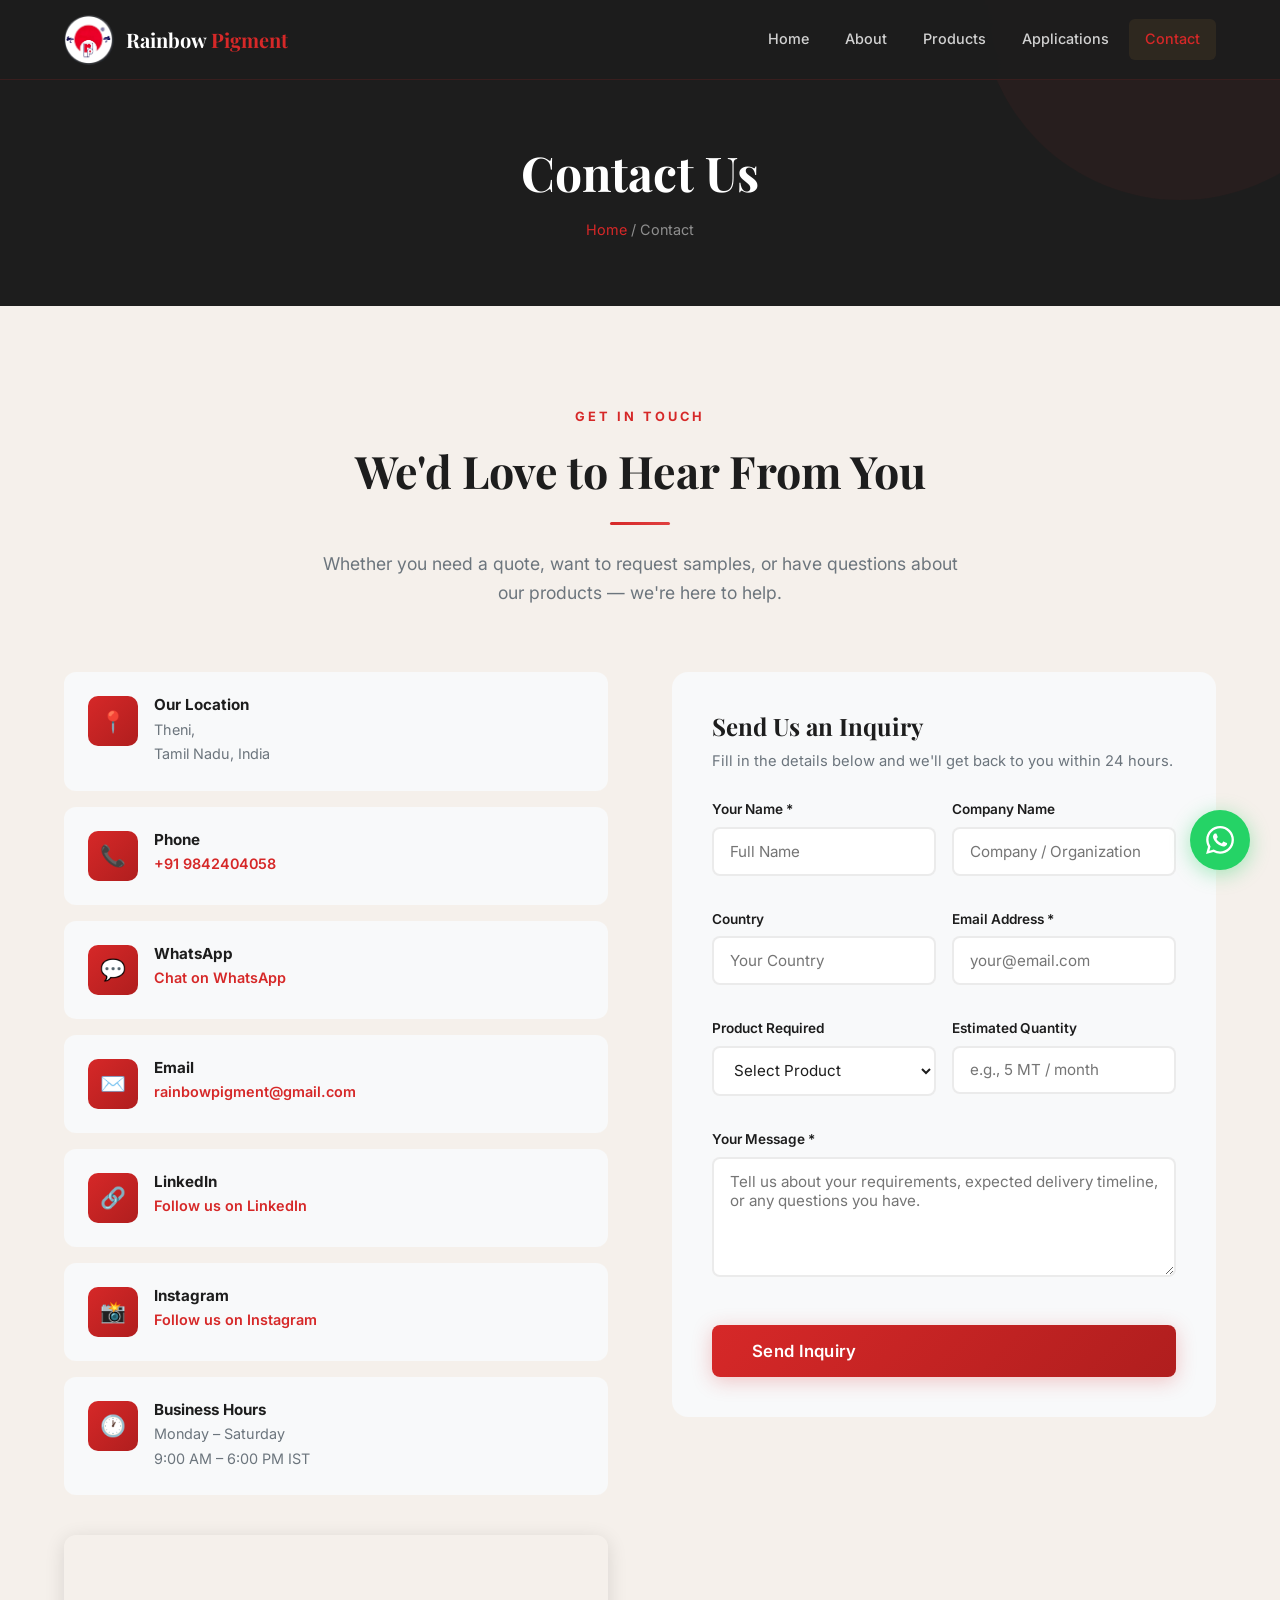
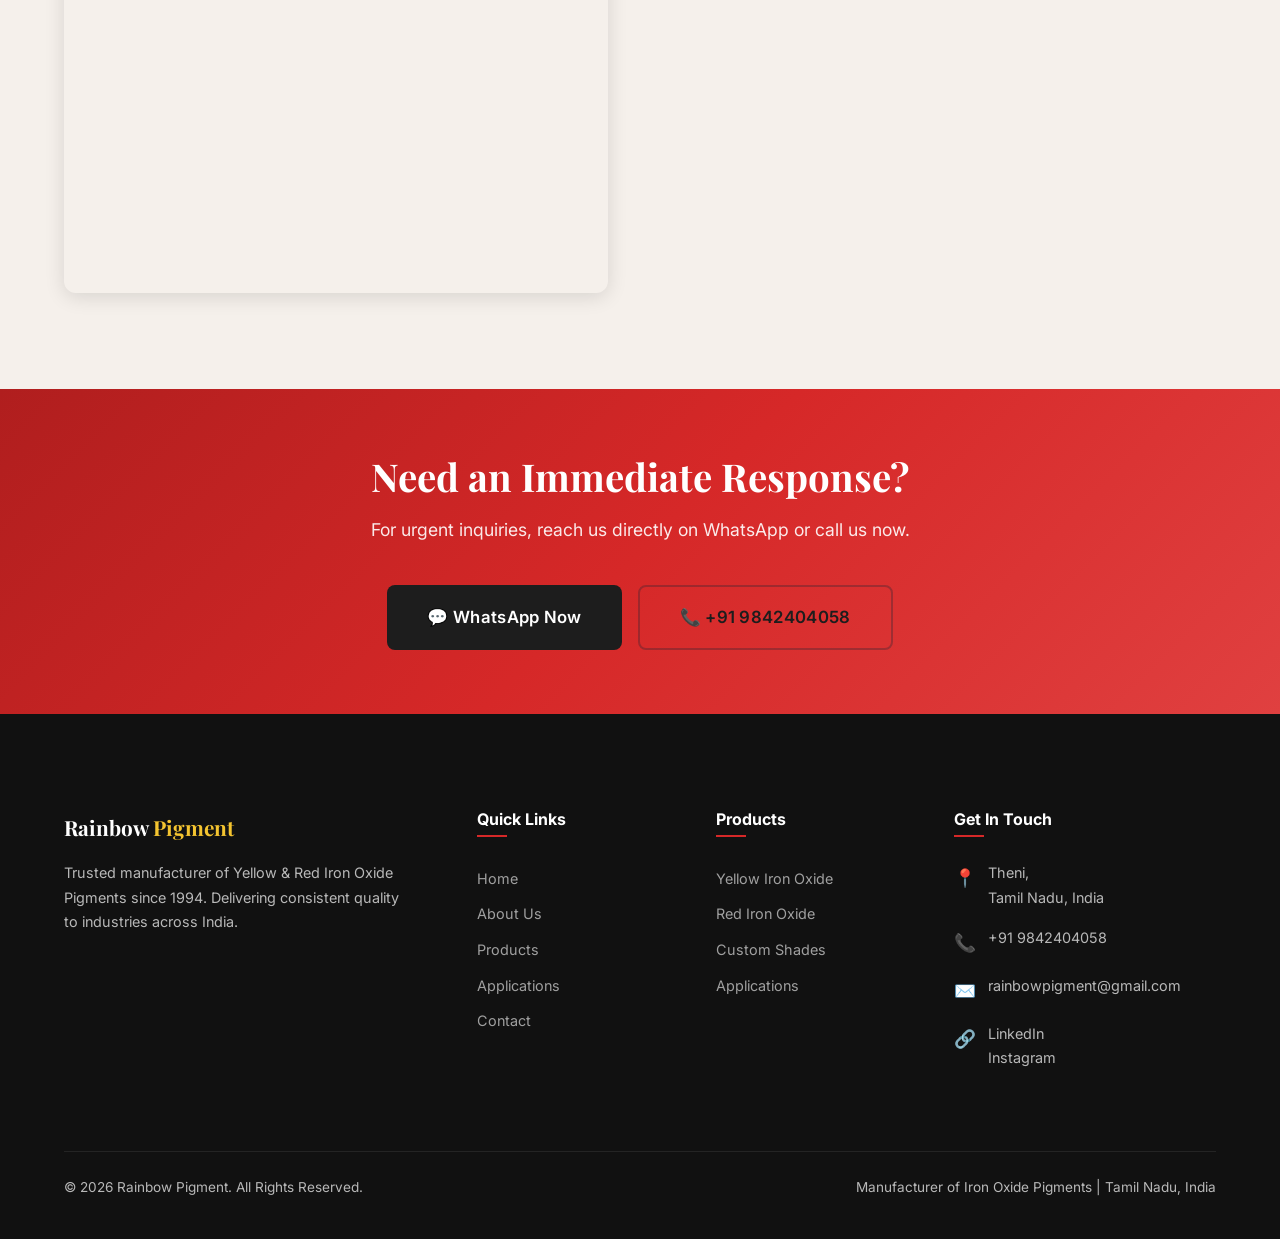
<file: contact.html>
<!DOCTYPE html>
<html lang="en">

<head>
    <meta charset="UTF-8">
    <meta name="viewport" content="width=device-width, initial-scale=1.0">
    <title>Contact Us | Rainbow Pigment – Iron Oxide Pigment Manufacturer India</title>
    <meta name="description"
        content="Contact Rainbow Pigment for iron oxide pigment inquiries, quotes, and sample requests. Visit our facility in Theni, Tamil Nadu, or reach us via phone, email, or WhatsApp.">
    <meta name="keywords"
        content="Contact Rainbow Pigment, Iron Oxide Pigment Inquiry, Pigment Quote India, Iron Oxide Manufacturer Contact">
    <meta name="author" content="Rainbow Pigment">
    <meta name="robots" content="index, follow">

    <!-- Open Graph / Facebook -->
    <meta property="og:type" content="website">
    <meta property="og:url" content="https://rainbow-pigment.vercel.app/contact.html">
    <meta property="og:title" content="Contact Us – Rainbow Pigment | Iron Oxide Manufacturer India">
    <meta property="og:description"
        content="Get in touch for pigment inquiries, quotes, and samples. Located in Theni, Tamil Nadu, India.">
    <meta property="og:image" content="https://rainbow-pigment.vercel.app/assets/images/logo.png">

    <!-- Twitter -->
    <meta name="twitter:card" content="summary_large_image">
    <meta name="twitter:title" content="Contact Us – Rainbow Pigment | Iron Oxide Manufacturer India">
    <meta name="twitter:description"
        content="Get in touch for pigment inquiries, quotes, and samples. Located in Theni, Tamil Nadu, India.">
    <meta name="twitter:image" content="https://rainbow-pigment.vercel.app/assets/images/logo.png">
    <link rel="icon" type="image/svg+xml"
        href="data:image/svg+xml,<svg xmlns='http://www.w3.org/2000/svg' viewBox='0 0 32 32'><rect width='32' height='32' rx='6' fill='%231a2332'/><text x='50%25' y='55%25' dominant-baseline='middle' text-anchor='middle' font-size='16' font-weight='bold' fill='%23c8963e'>RP</text></svg>">
    <link rel="stylesheet" href="css/styles.css">
</head>

<body>

    <!-- Navigation -->
    <nav class="navbar" id="navbar">
        <div class="nav-container">
            <a href="index.html" class="nav-logo">
                <img src="assets/images/logo.png" alt="Rainbow Pigment Logo" class="logo-img">
                <div class="logo-text">Rainbow <span>Pigment</span></div>
            </a>
            <div class="nav-links" id="navLinks">
                <a href="index.html">Home</a>
                <a href="about.html">About</a>
                <a href="products.html">Products</a>
                <a href="applications.html">Applications</a>
                <a href="contact.html" class="active">Contact</a>

            </div>
            <div class="hamburger" id="hamburger">
                <span></span><span></span><span></span>
            </div>
        </div>
    </nav>
    <div class="nav-overlay" id="navOverlay"></div>

    <!-- Page Header -->
    <section class="page-header">
        <div class="container">
            <h1>Contact Us</h1>
            <p class="breadcrumb"><a href="index.html">Home</a> / Contact</p>
        </div>
    </section>

    <!-- Contact Section -->
    <section class="section">
        <div class="container">
            <div class="section-header reveal">
                <span class="overline">Get In Touch</span>
                <h2>We'd Love to Hear From You</h2>
                <div class="divider"></div>
                <p>Whether you need a quote, want to request samples, or have questions about our products — we're here
                    to help.</p>
            </div>

            <div class="contact-grid">
                <!-- Contact Info Column -->
                <div class="reveal-left">
                    <div class="contact-info-card">
                        <div class="icon">📍</div>
                        <div>
                            <h4>Our Location</h4>
                            <p>Theni,<br>Tamil Nadu, India</p>
                        </div>
                    </div>
                    <div class="contact-info-card">
                        <div class="icon">📞</div>
                        <div>
                            <h4>Phone</h4>
                            <p><a href="tel:+919842404058">+91 9842404058</a></p>
                        </div>
                    </div>
                    <div class="contact-info-card">
                        <div class="icon">💬</div>
                        <div>
                            <h4>WhatsApp</h4>
                            <p><a href="https://wa.me/919842404058?text=Hello%2C%20I%20am%20interested%20in%20your%20pigments."
                                    target="_blank">Chat on WhatsApp</a></p>
                        </div>
                    </div>
                    <div class="contact-info-card">
                        <div class="icon">✉️</div>
                        <div>
                            <h4>Email</h4>
                            <p><a href="mailto:rainbowpigment@gmail.com">rainbowpigment@gmail.com</a></p>
                        </div>
                    </div>
                    <div class="contact-info-card">
                        <div class="icon">🔗</div>
                        <div>
                            <h4>LinkedIn</h4>
                            <p><a href="https://www.linkedin.com/company/rainbowpigment/" target="_blank">Follow us on
                                    LinkedIn</a></p>
                        </div>
                    </div>
                    <div class="contact-info-card">
                        <div class="icon">📸</div>
                        <div>
                            <h4>Instagram</h4>
                            <p><a href="https://www.instagram.com/rainbowpigment_theni?igsh=MW10NTkyb3Zyb2lsdg=="
                                    target="_blank">Follow us on
                                    Instagram</a></p>
                        </div>
                    </div>
                    <div class="contact-info-card">
                        <div class="icon">🕐</div>
                        <div>
                            <h4>Business Hours</h4>
                            <p>Monday – Saturday<br>9:00 AM – 6:00 PM IST</p>
                        </div>
                    </div>

                    <!-- Google Maps -->
                    <div class="map-container">
                        <iframe
                            src="https://www.google.com/maps/embed?pb=!1m18!1m12!1m3!1d125638.69513663736!2d77.4707!3d10.0104!2m3!1f0!2f0!3f0!3m2!1i1024!2i768!4f13.1!3m3!1m2!1s0x3b0766a08d76a40b%3A0x3ae96c7be942e829!2sTheni%2C%20Tamil%20Nadu!5e0!3m2!1sen!2sin!4v1706000000000!5m2!1sen!2sin"
                            allowfullscreen="" loading="lazy" referrerpolicy="no-referrer-when-downgrade"
                            title="Rainbow Pigment Location - Theni, Tamil Nadu">
                        </iframe>
                    </div>
                </div>

                <!-- Contact Form Column -->
                <div class="reveal-right">
                    <div style="background:var(--cream); border-radius:16px; padding:2.5rem;">
                        <h3 style="font-size:1.5rem; margin-bottom:0.5rem;">Send Us an Inquiry</h3>
                        <p style="color:var(--text-light); margin-bottom:1.5rem; font-size:0.92rem;">Fill in the details
                            below and we'll get back to you within 24 hours.</p>
                        <form action="https://formsubmit.co/rainbowpigment@gmail.com" method="POST" id="contactForm">
                            <input type="hidden" name="_subject" value="New Inquiry from Rainbow Pigment Website">
                            <input type="hidden" name="_captcha" value="false">
                            <input type="hidden" name="_template" value="table">
                            <input type="hidden" name="_next" value="https://rainbow-pigment.vercel.app/contact.html">
                            <div class="form-grid">
                                <div class="form-group">
                                    <label for="contact-name">Your Name *</label>
                                    <input type="text" id="contact-name" name="name" required placeholder="Full Name">
                                </div>
                                <div class="form-group">
                                    <label for="contact-company">Company Name</label>
                                    <input type="text" id="contact-company" name="company"
                                        placeholder="Company / Organization">
                                </div>
                                <div class="form-group">
                                    <label for="contact-country">Country</label>
                                    <input type="text" id="contact-country" name="country" placeholder="Your Country">
                                </div>
                                <div class="form-group">
                                    <label for="contact-email">Email Address *</label>
                                    <input type="email" id="contact-email" name="email" required
                                        placeholder="your@email.com">
                                </div>
                                <div class="form-group">
                                    <label for="contact-product">Product Required</label>
                                    <select id="contact-product" name="product">
                                        <option value="">Select Product</option>
                                        <option value="Yellow Iron Oxide">Yellow Iron Oxide</option>
                                        <option value="Red Iron Oxide">Red Iron Oxide</option>
                                        <option value="Both">Both Yellow & Red</option>
                                        <option value="Custom Shade">Custom Shade</option>
                                        <option value="Other">Other</option>
                                    </select>
                                </div>
                                <div class="form-group">
                                    <label for="contact-quantity">Estimated Quantity</label>
                                    <input type="text" id="contact-quantity" name="quantity"
                                        placeholder="e.g., 5 MT / month">
                                </div>
                                <div class="form-group full-width">
                                    <label for="contact-message">Your Message *</label>
                                    <textarea id="contact-message" name="message" required
                                        placeholder="Tell us about your requirements, expected delivery timeline, or any questions you have."></textarea>
                                </div>
                            </div>
                            <div style="margin-top: 1.5rem;">
                                <button type="submit" class="btn btn-primary btn-lg" style="width:100%;">Send
                                    Inquiry</button>
                            </div>
                        </form>
                        <div class="form-success">
                            <div class="checkmark">✅</div>
                            <h3>Message Sent!</h3>
                            <p>Thank you for reaching out. Our team will review your inquiry and respond within 24
                                hours.</p>
                        </div>
                    </div>
                </div>
            </div>
        </div>
    </section>

    <!-- CTA -->
    <section class="cta-banner">
        <div class="container">
            <h2>Need an Immediate Response?</h2>
            <p>For urgent inquiries, reach us directly on WhatsApp or call us now.</p>
            <div style="display: flex; gap: 1rem; justify-content: center; flex-wrap: wrap;">
                <a href="https://wa.me/919842404058?text=Hello%2C%20I%20need%20a%20quick%20quote%20for%20iron%20oxide%20pigments."
                    target="_blank" class="btn btn-dark btn-lg">💬 WhatsApp Now</a>
                <a href="tel:+919842404058" class="btn btn-secondary btn-lg"
                    style="border-color: rgba(26,35,50,0.3); color: var(--navy);">📞 +91 9842404058</a>
            </div>
        </div>
    </section>

    <!-- Footer -->
    <footer class="footer">
        <div class="container">
            <div class="footer-grid">
                <div class="footer-brand">
                    <div class="logo-text">Rainbow <span>Pigment</span></div>
                    <p>Trusted manufacturer of Yellow & Red Iron Oxide Pigments since 1994. Delivering consistent
                        quality to industries across India.</p>
                </div>
                <div class="footer-links-col">
                    <h4>Quick Links</h4>
                    <div class="footer-links">
                        <a href="index.html">Home</a>
                        <a href="about.html">About Us</a>
                        <a href="products.html">Products</a>
                        <a href="applications.html">Applications</a>
                        <a href="contact.html">Contact</a>
                    </div>
                </div>
                <div class="footer-links-col">
                    <h4>Products</h4>
                    <div class="footer-links">
                        <a href="products.html#yellow">Yellow Iron Oxide</a>
                        <a href="products.html#red">Red Iron Oxide</a>
                        <a href="products.html#custom">Custom Shades</a>
                        <a href="applications.html">Applications</a>
                    </div>
                </div>
                <div class="footer-links-col">
                    <h4>Get In Touch</h4>
                    <div class="footer-contact-item">
                        <span class="icon">📍</span>
                        <div>
                            <p>Theni,<br>Tamil Nadu, India</p>
                        </div>
                    </div>
                    <div class="footer-contact-item">
                        <span class="icon">📞</span>
                        <div>
                            <p><a href="tel:+919842404058">+91 9842404058</a></p>
                        </div>
                    </div>
                    <div class="footer-contact-item">
                        <span class="icon">✉️</span>
                        <div>
                            <p><a href="mailto:rainbowpigment@gmail.com">rainbowpigment@gmail.com</a></p>
                        </div>
                    </div>
                    <div class="footer-contact-item">
                        <span class="icon">🔗</span>
                        <div>
                            <p><a href="https://www.linkedin.com/company/rainbowpigment/" target="_blank">LinkedIn</a>
                            </p>
                            <p><a href="https://www.instagram.com/rainbowpigment_theni?igsh=MW10NTkyb3Zyb2lsdg=="
                                    target="_blank">Instagram</a>
                            </p>
                        </div>
                    </div>
                </div>
            </div>
            <div class="footer-bottom">
                <p>&copy; 2026 Rainbow Pigment. All Rights Reserved.</p>
                <p>Manufacturer of Iron Oxide Pigments | Tamil Nadu, India</p>
            </div>
        </div>
    </footer>

    <!-- WhatsApp FAB -->
    <a href="https://wa.me/919842404058?text=Hello%2C%20I%20am%20interested%20in%20your%20iron%20oxide%20pigments."
        target="_blank" class="whatsapp-fab" aria-label="Chat on WhatsApp">
        <svg viewBox="0 0 24 24" xmlns="http://www.w3.org/2000/svg">
            <path
                d="M17.472 14.382c-.297-.149-1.758-.867-2.03-.967-.273-.099-.471-.148-.67.15-.197.297-.767.966-.94 1.164-.173.199-.347.223-.644.075-.297-.15-1.255-.463-2.39-1.475-.883-.788-1.48-1.761-1.653-2.059-.173-.297-.018-.458.13-.606.134-.133.298-.347.446-.52.149-.174.198-.298.298-.497.099-.198.05-.371-.025-.52-.075-.149-.669-1.612-.916-2.207-.242-.579-.487-.5-.669-.51-.173-.008-.371-.01-.57-.01-.198 0-.52.074-.792.372-.272.297-1.04 1.016-1.04 2.479 0 1.462 1.065 2.875 1.213 3.074.149.198 2.096 3.2 5.077 4.487.709.306 1.262.489 1.694.625.712.227 1.36.195 1.871.118.571-.085 1.758-.719 2.006-1.413.248-.694.248-1.289.173-1.413-.074-.124-.272-.198-.57-.347m-5.421 7.403h-.004a9.87 9.87 0 01-5.031-1.378l-.361-.214-3.741.982.998-3.648-.235-.374a9.86 9.86 0 01-1.51-5.26c.001-5.45 4.436-9.884 9.888-9.884 2.64 0 5.122 1.03 6.988 2.898a9.825 9.825 0 012.893 6.994c-.003 5.45-4.437 9.884-9.885 9.884m8.413-18.297A11.815 11.815 0 0012.05 0C5.495 0 .16 5.335.157 11.892c0 2.096.547 4.142 1.588 5.945L.057 24l6.305-1.654a11.882 11.882 0 005.683 1.448h.005c6.554 0 11.89-5.335 11.893-11.893a11.821 11.821 0 00-3.48-8.413z" />
        </svg>
        <span class="tooltip">Chat with us</span>
    </a>

    <script src="js/main.js"></script>
</body>

</html>
</file>
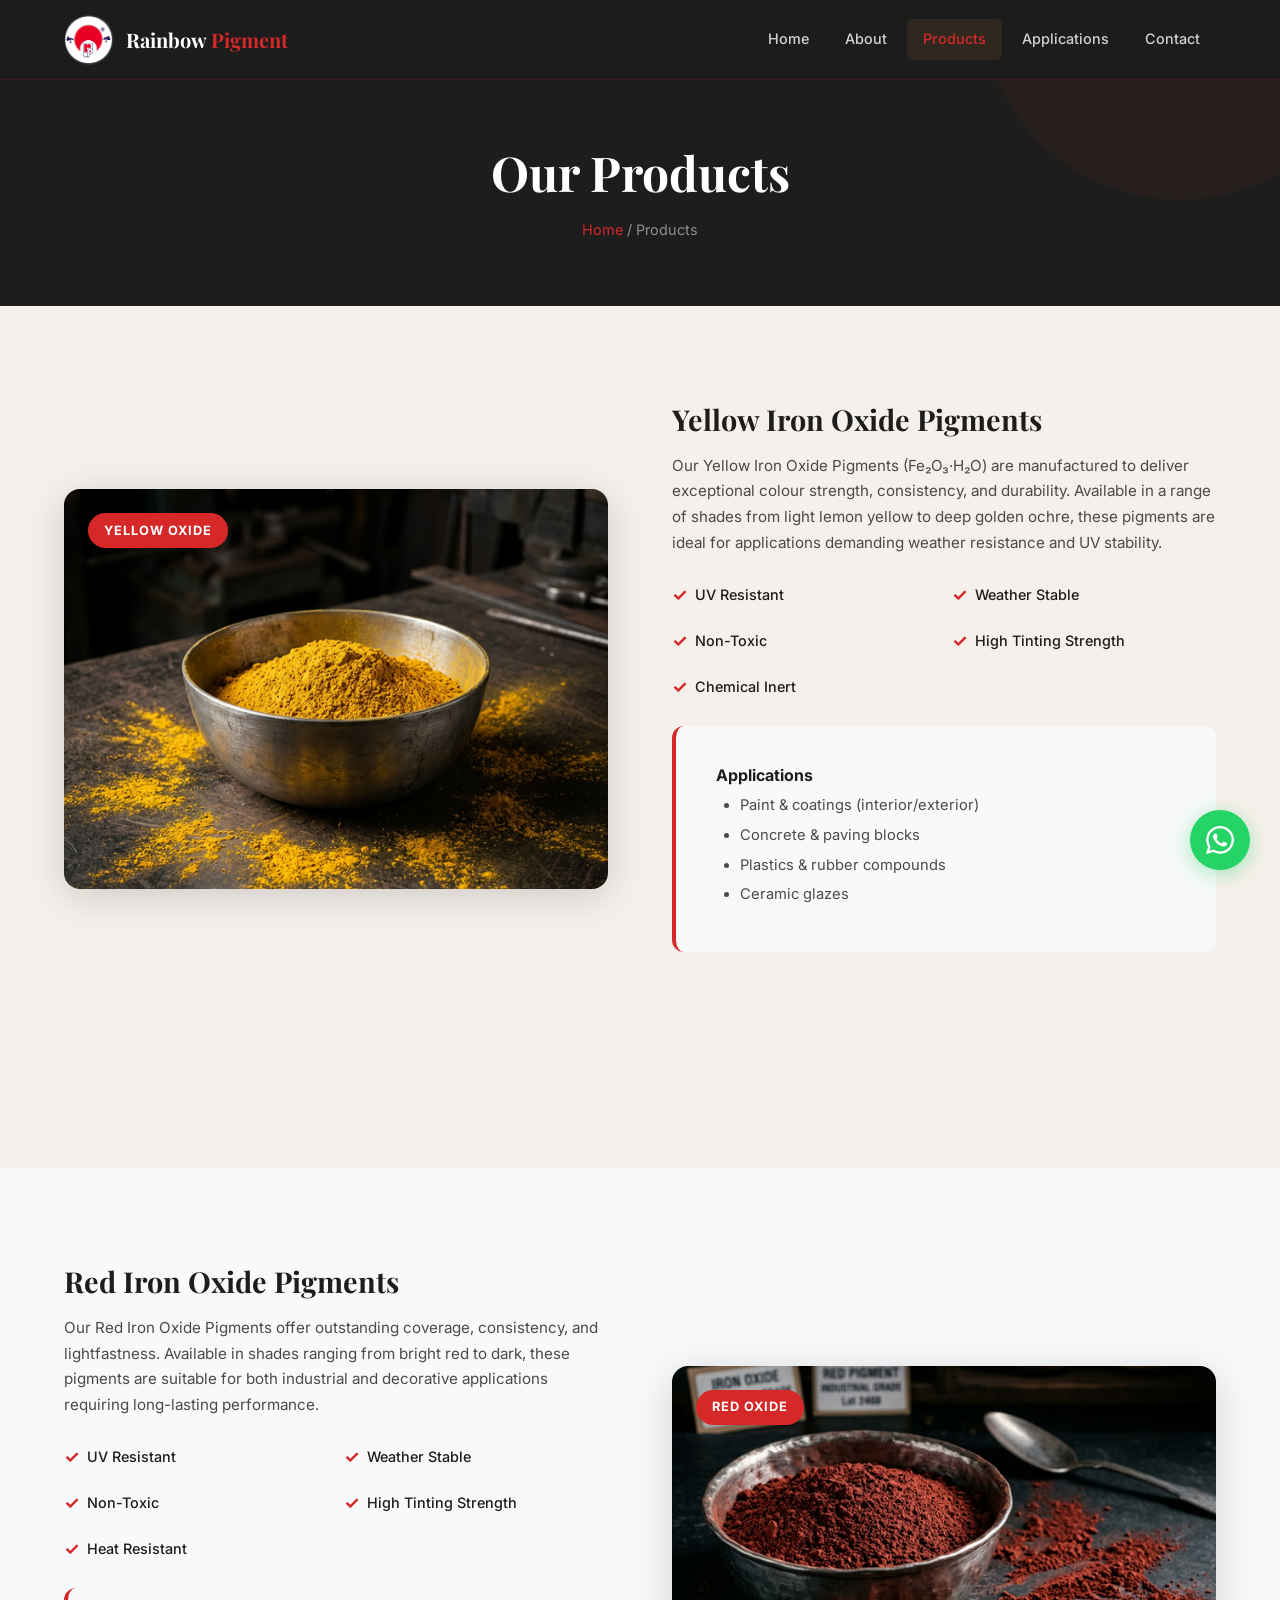
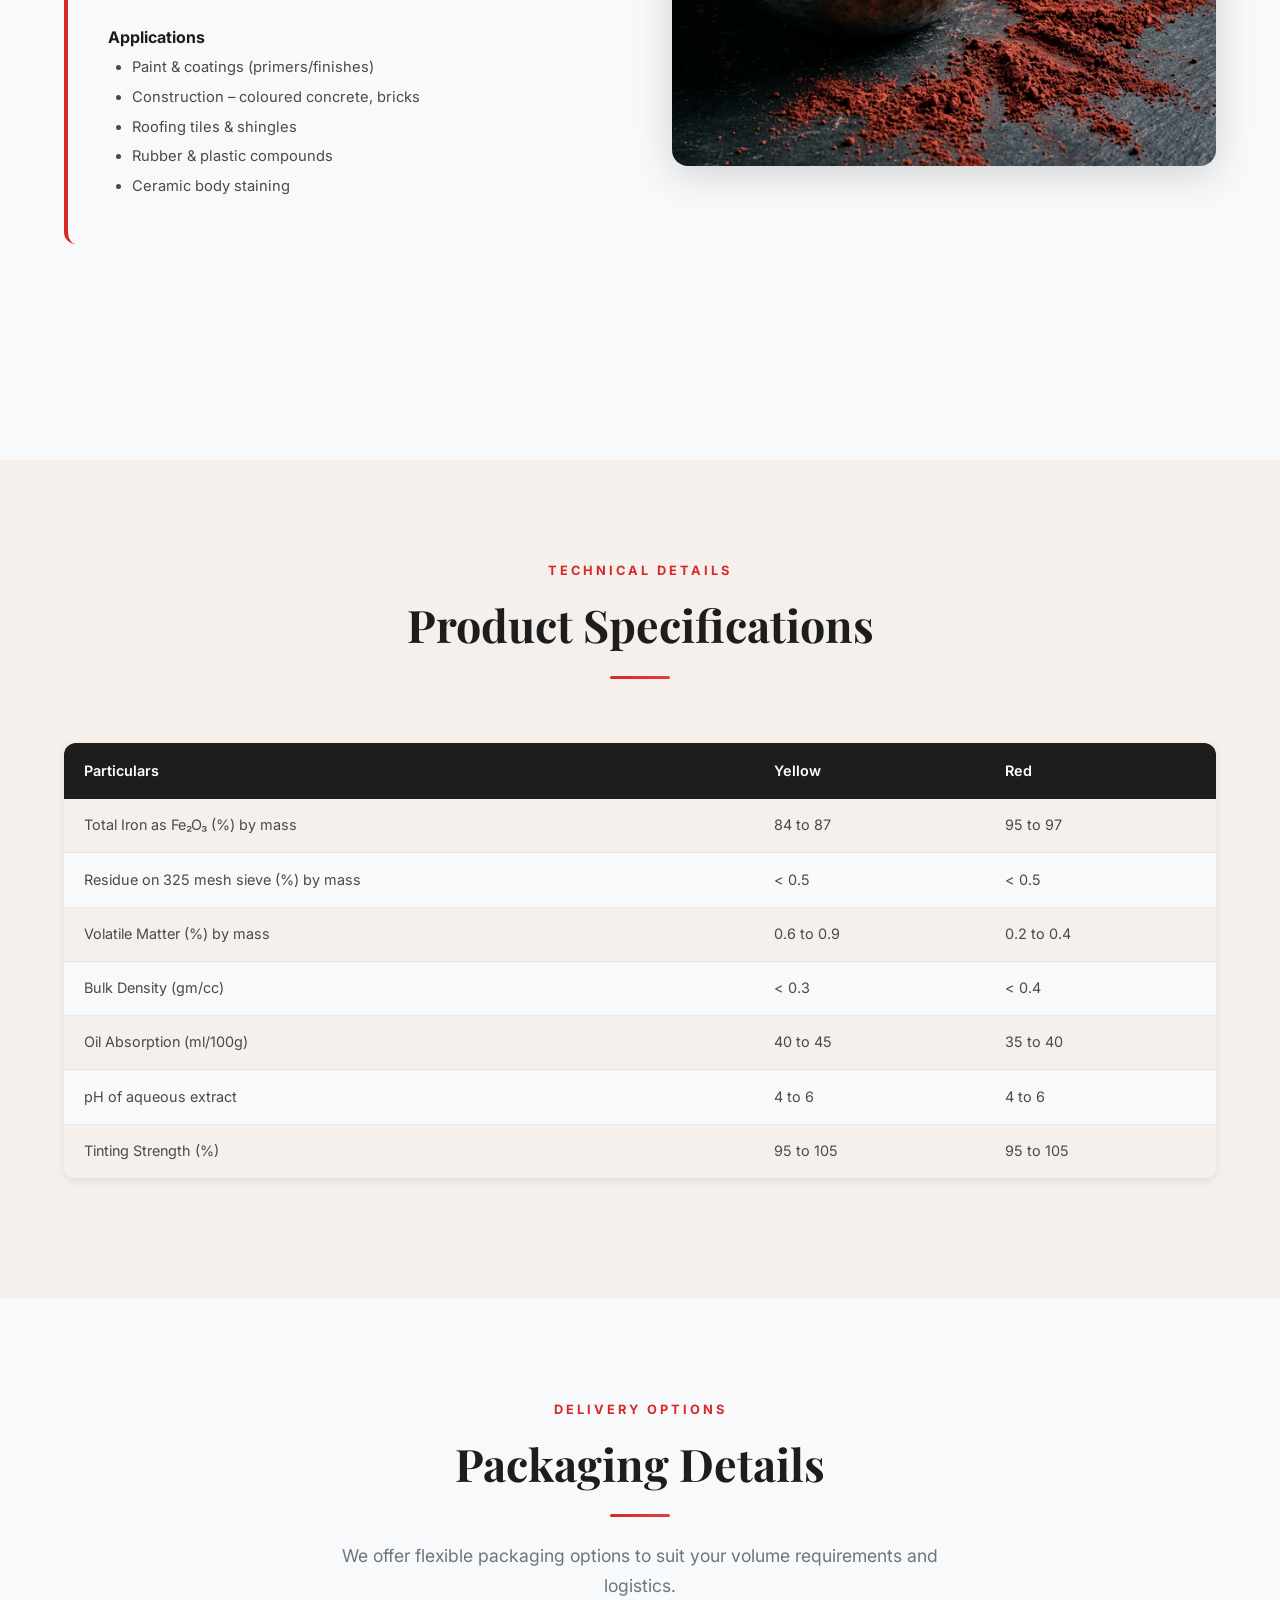
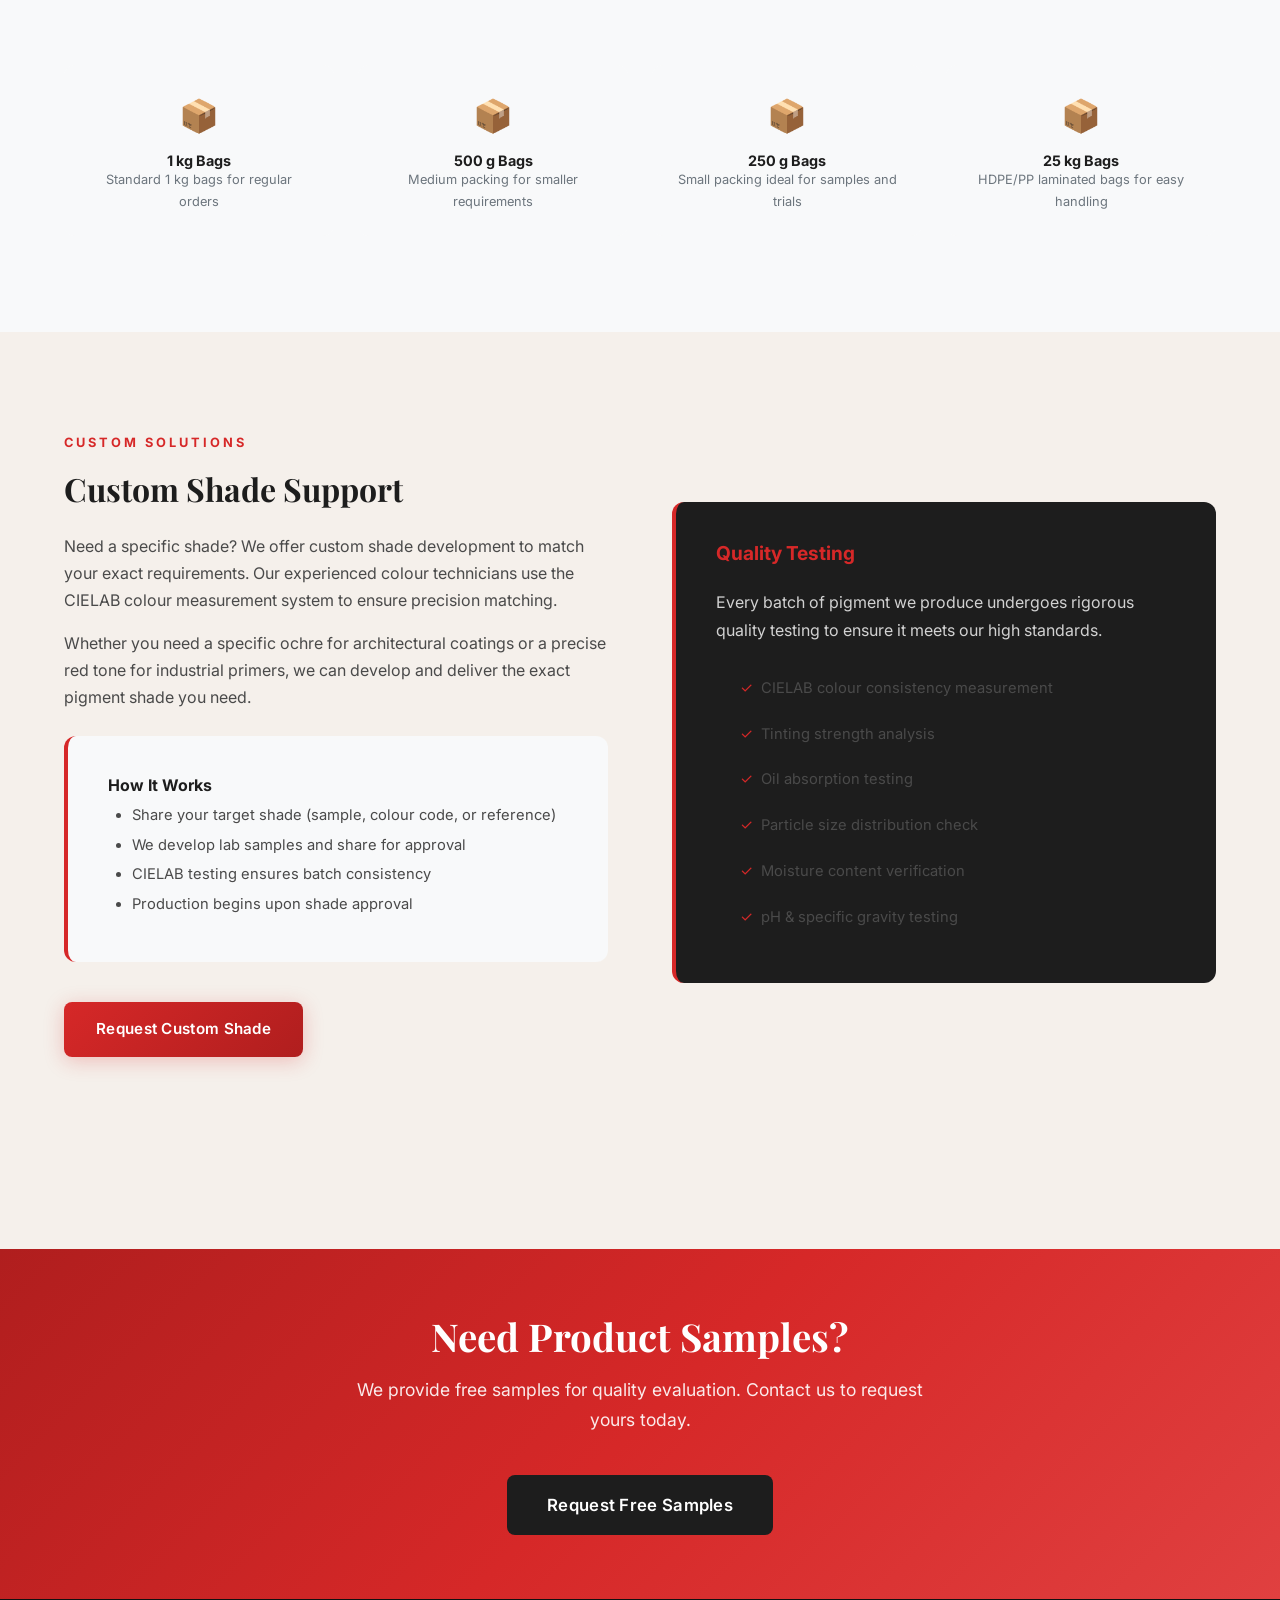
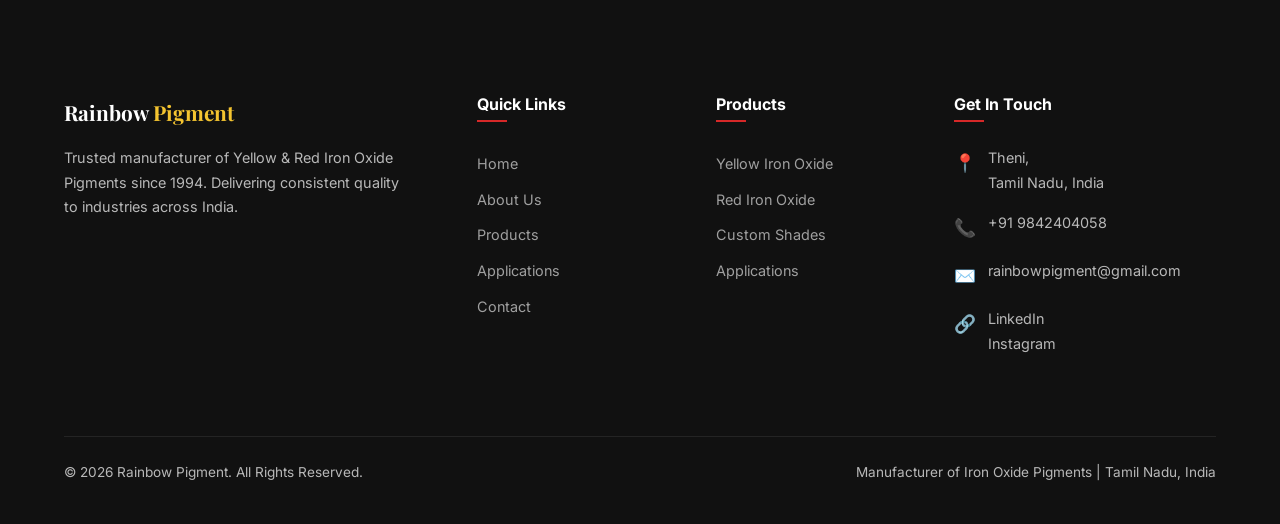
<file: products.html>
<!DOCTYPE html>
<html lang="en">

<head>
    <meta charset="UTF-8">
    <meta name="viewport" content="width=device-width, initial-scale=1.0">
    <title>Products | Rainbow Pigment – Yellow & Red Iron Oxide Pigments</title>
    <meta name="description"
        content="Explore Rainbow Pigment's range of Yellow and Red Iron Oxide Pigments. UV resistant, weather stable, non-toxic, high tinting strength. Custom shades available. CIELAB tested.">
    <meta name="keywords"
        content="Yellow Iron Oxide Supplier, Red Iron Oxide Manufacturer Tamil Nadu, Iron Oxide Pigment, Pigment Supplier for Paint Industry, Custom Iron Oxide Shades">
    <meta name="author" content="Rainbow Pigment">
    <meta name="robots" content="index, follow">

    <!-- Open Graph / Facebook -->
    <meta property="og:type" content="website">
    <meta property="og:url" content="https://rainbow-pigment.vercel.app/products.html">
    <meta property="og:title" content="Products – Yellow & Red Iron Oxide Pigments | Rainbow Pigment">
    <meta property="og:description"
        content="High-quality Yellow & Red Iron Oxide Pigments with UV resistance, weather stability, and CIELAB colour consistency testing.">
    <meta property="og:image" content="https://rainbow-pigment.vercel.app/assets/images/logo.png">

    <!-- Twitter -->
    <meta name="twitter:card" content="summary_large_image">
    <meta name="twitter:title" content="Products – Yellow & Red Iron Oxide Pigments | Rainbow Pigment">
    <meta name="twitter:description"
        content="High-quality Yellow & Red Iron Oxide Pigments with UV resistance, weather stability, and CIELAB colour consistency testing.">
    <meta name="twitter:image" content="https://rainbow-pigment.vercel.app/assets/images/logo.png">
    <link rel="icon" type="image/svg+xml"
        href="data:image/svg+xml,<svg xmlns='http://www.w3.org/2000/svg' viewBox='0 0 32 32'><rect width='32' height='32' rx='6' fill='%231a2332'/><text x='50%25' y='55%25' dominant-baseline='middle' text-anchor='middle' font-size='16' font-weight='bold' fill='%23c8963e'>RP</text></svg>">
    <link rel="stylesheet" href="css/styles.css">
</head>

<body>

    <!-- Navigation -->
    <nav class="navbar" id="navbar">
        <div class="nav-container">
            <a href="index.html" class="nav-logo">
                <img src="assets/images/logo.png" alt="Rainbow Pigment Logo" class="logo-img">
                <div class="logo-text">Rainbow <span>Pigment</span></div>
            </a>
            <div class="nav-links" id="navLinks">
                <a href="index.html">Home</a>
                <a href="about.html">About</a>
                <a href="products.html" class="active">Products</a>
                <a href="applications.html">Applications</a>
                <a href="contact.html">Contact</a>

            </div>
            <div class="hamburger" id="hamburger">
                <span></span><span></span><span></span>
            </div>
        </div>
    </nav>
    <div class="nav-overlay" id="navOverlay"></div>

    <!-- Page Header -->
    <section class="page-header">
        <div class="container">
            <h1>Our Products</h1>
            <p class="breadcrumb"><a href="index.html">Home</a> / Products</p>
        </div>
    </section>

    <!-- Yellow Iron Oxide -->
    <section class="section" id="yellow">
        <div class="container">
            <div class="product-section">
                <div class="product-image reveal-left">
                    <span class="product-tag">Yellow Oxide</span>
                    <img src="assets/images/yellow-pigment.png" alt="Yellow Iron Oxide Pigment">
                </div>
                <div class="product-info reveal-right">

                    <h3>Yellow Iron Oxide Pigments</h3>
                    <p>Our Yellow Iron Oxide Pigments (Fe₂O₃·H₂O) are manufactured to deliver exceptional colour
                        strength, consistency, and durability. Available in a range of shades from light lemon yellow to
                        deep golden ochre, these pigments are ideal for applications demanding weather resistance and UV
                        stability.</p>

                    <div class="product-properties">
                        <div class="property-item"><span class="check">✓</span> UV Resistant</div>
                        <div class="property-item"><span class="check">✓</span> Weather Stable</div>
                        <div class="property-item"><span class="check">✓</span> Non-Toxic</div>
                        <div class="property-item"><span class="check">✓</span> High Tinting Strength</div>
                        <div class="property-item"><span class="check">✓</span> Chemical Inert</div>
                    </div>

                    <div class="info-box">
                        <h4>Applications</h4>
                        <ul>
                            <li>Paint & coatings (interior/exterior)</li>
                            <li>Concrete & paving blocks</li>
                            <li>Plastics & rubber compounds</li>
                            <li>Ceramic glazes</li>
                        </ul>
                    </div>
                </div>
            </div>
        </div>
    </section>

    <!-- Red Iron Oxide -->
    <section class="section section-cream" id="red">
        <div class="container">
            <div class="product-section reverse">
                <div class="product-image reveal-right">
                    <span class="product-tag" style="background: var(--red-pigment);">Red Oxide</span>
                    <img src="assets/images/red-pigment.png" alt="Red Iron Oxide Pigment">
                </div>
                <div class="product-info reveal-left">

                    <h3>Red Iron Oxide Pigments</h3>
                    <p>Our Red Iron Oxide Pigments offer outstanding coverage, consistency, and lightfastness.
                        Available in shades ranging from bright red to dark, these pigments are suitable for both
                        industrial and decorative applications requiring long-lasting performance.</p>

                    <div class="product-properties">
                        <div class="property-item"><span class="check">✓</span> UV Resistant</div>
                        <div class="property-item"><span class="check">✓</span> Weather Stable</div>
                        <div class="property-item"><span class="check">✓</span> Non-Toxic</div>
                        <div class="property-item"><span class="check">✓</span> High Tinting Strength</div>
                        <div class="property-item"><span class="check">✓</span> Heat Resistant</div>
                    </div>

                    <div class="info-box">
                        <h4>Applications</h4>
                        <ul>
                            <li>Paint & coatings (primers/finishes)</li>
                            <li>Construction – coloured concrete, bricks</li>
                            <li>Roofing tiles & shingles</li>
                            <li>Rubber & plastic compounds</li>
                            <li>Ceramic body staining</li>
                        </ul>
                    </div>
                </div>
            </div>
        </div>
    </section>

    <!-- Technical Specifications -->
    <section class="section" id="specs">
        <div class="container">
            <div class="section-header reveal">
                <span class="overline">Technical Details</span>
                <h2>Product Specifications</h2>
                <div class="divider"></div>
            </div>
            <div class="reveal">
                <table class="spec-table">
                    <thead>
                        <tr>
                            <th>Particulars</th>
                            <th>Yellow</th>
                            <th>Red</th>
                        </tr>
                    </thead>
                    <tbody>
                        <tr>
                            <td>Total Iron as Fe₂O₃ (%) by mass</td>
                            <td>84 to 87</td>
                            <td>95 to 97</td>
                        </tr>
                        <tr>
                            <td>Residue on 325 mesh sieve (%) by mass</td>
                            <td>&lt; 0.5</td>
                            <td>&lt; 0.5</td>
                        </tr>
                        <tr>
                            <td>Volatile Matter (%) by mass</td>
                            <td>0.6 to 0.9</td>
                            <td>0.2 to 0.4</td>
                        </tr>
                        <tr>
                            <td>Bulk Density (gm/cc)</td>
                            <td>&lt; 0.3</td>
                            <td>&lt; 0.4</td>
                        </tr>
                        <tr>
                            <td>Oil Absorption (ml/100g)</td>
                            <td>40 to 45</td>
                            <td>35 to 40</td>
                        </tr>
                        <tr>
                            <td>pH of aqueous extract</td>
                            <td>4 to 6</td>
                            <td>4 to 6</td>
                        </tr>
                        <tr>
                            <td>Tinting Strength (%)</td>
                            <td>95 to 105</td>
                            <td>95 to 105</td>
                        </tr>
                    </tbody>
                </table>
            </div>
        </div>
    </section>

    <!-- Packaging -->
    <section class="section section-cream">
        <div class="container">
            <div class="section-header reveal">
                <span class="overline">Delivery Options</span>
                <h2>Packaging Details</h2>
                <div class="divider"></div>
                <p>We offer flexible packaging options to suit your volume requirements and logistics.</p>
            </div>
            <div class="packaging-grid reveal">
                <div class="pack-item">
                    <div class="icon">📦</div>
                    <h4>1 kg Bags</h4>
                    <p>Standard 1 kg bags for regular orders</p>
                </div>
                <div class="pack-item">
                    <div class="icon">📦</div>
                    <h4>500 g Bags</h4>
                    <p>Medium packing for smaller requirements</p>
                </div>
                <div class="pack-item">
                    <div class="icon">📦</div>
                    <h4>250 g Bags</h4>
                    <p>Small packing ideal for samples and trials</p>
                </div>
                <div class="pack-item">
                    <div class="icon">📦</div>
                    <h4>25 kg Bags</h4>
                    <p>HDPE/PP laminated bags for easy handling</p>
                </div>
            </div>
        </div>
    </section>

    <!-- Custom Shades & Quality -->
    <section class="section" id="custom">
        <div class="container">
            <div class="about-grid">
                <div class="reveal-left">
                    <span class="overline"
                        style="display:inline-block; font-size:0.8rem; font-weight:700; color:var(--gold); text-transform:uppercase; letter-spacing:3px; margin-bottom:1rem;">Custom
                        Solutions</span>
                    <h2 style="font-size:2rem; margin-bottom:1.5rem;">Custom Shade Support</h2>
                    <p style="margin-bottom:1rem;">Need a specific shade? We offer custom shade development to match
                        your exact requirements. Our experienced colour technicians use the CIELAB colour measurement
                        system to ensure precision matching.</p>
                    <p style="margin-bottom:1rem;">Whether you need a specific ochre for architectural coatings or a
                        precise red tone for industrial primers, we can develop and deliver the exact pigment shade you
                        need.</p>
                    <div class="info-box">
                        <h4>How It Works</h4>
                        <ul>
                            <li>Share your target shade (sample, colour code, or reference)</li>
                            <li>We develop lab samples and share for approval</li>
                            <li>CIELAB testing ensures batch consistency</li>
                            <li>Production begins upon shade approval</li>
                        </ul>
                    </div>
                    <a href="contact.html" class="btn btn-primary" style="margin-top:1rem;">Request Custom Shade</a>
                </div>
                <div class="reveal-right">
                    <div class="info-box"
                        style="background: var(--navy); border-left-color: var(--gold); padding: 2.5rem;">
                        <h4 style="color: var(--gold); font-size: 1.2rem; margin-bottom: 1.5rem;">Quality Testing</h4>
                        <p style="color: rgba(255,255,255,0.8); margin-bottom: 1.5rem;">Every batch of pigment we
                            produce undergoes rigorous quality testing to ensure it meets our high standards.</p>
                        <ul style="color: rgba(255,255,255,0.7);">
                            <li style="padding: 0.5rem 0; display: flex; align-items: center; gap: 0.5rem;"><span
                                    style="color:var(--gold)">✓</span> CIELAB colour consistency measurement</li>
                            <li style="padding: 0.5rem 0; display: flex; align-items: center; gap: 0.5rem;"><span
                                    style="color:var(--gold)">✓</span> Tinting strength analysis</li>
                            <li style="padding: 0.5rem 0; display: flex; align-items: center; gap: 0.5rem;"><span
                                    style="color:var(--gold)">✓</span> Oil absorption testing</li>
                            <li style="padding: 0.5rem 0; display: flex; align-items: center; gap: 0.5rem;"><span
                                    style="color:var(--gold)">✓</span> Particle size distribution check</li>
                            <li style="padding: 0.5rem 0; display: flex; align-items: center; gap: 0.5rem;"><span
                                    style="color:var(--gold)">✓</span> Moisture content verification</li>
                            <li style="padding: 0.5rem 0; display: flex; align-items: center; gap: 0.5rem;"><span
                                    style="color:var(--gold)">✓</span> pH & specific gravity testing</li>
                        </ul>
                    </div>
                </div>
            </div>
        </div>
    </section>

    <!-- CTA -->
    <section class="cta-banner">
        <div class="container">
            <h2>Need Product Samples?</h2>
            <p>We provide free samples for quality evaluation. Contact us to request yours today.</p>
            <a href="contact.html" class="btn btn-dark btn-lg">Request Free Samples</a>
        </div>
    </section>

    <!-- Footer -->
    <footer class="footer">
        <div class="container">
            <div class="footer-grid">
                <div class="footer-brand">
                    <div class="logo-text">Rainbow <span>Pigment</span></div>
                    <p>Trusted manufacturer of Yellow & Red Iron Oxide Pigments since 1994. Delivering consistent
                        quality to industries across India.</p>
                </div>
                <div class="footer-links-col">
                    <h4>Quick Links</h4>
                    <div class="footer-links">
                        <a href="index.html">Home</a>
                        <a href="about.html">About Us</a>
                        <a href="products.html">Products</a>
                        <a href="applications.html">Applications</a>
                        <a href="contact.html">Contact</a>
                    </div>
                </div>
                <div class="footer-links-col">
                    <h4>Products</h4>
                    <div class="footer-links">
                        <a href="products.html#yellow">Yellow Iron Oxide</a>
                        <a href="products.html#red">Red Iron Oxide</a>
                        <a href="products.html#custom">Custom Shades</a>
                        <a href="applications.html">Applications</a>
                    </div>
                </div>
                <div class="footer-links-col">
                    <h4>Get In Touch</h4>
                    <div class="footer-contact-item">
                        <span class="icon">📍</span>
                        <div>
                            <p>Theni,<br>Tamil Nadu, India</p>
                        </div>
                    </div>
                    <div class="footer-contact-item">
                        <span class="icon">📞</span>
                        <div>
                            <p><a href="tel:+919842404058">+91 9842404058</a></p>
                        </div>
                    </div>
                    <div class="footer-contact-item">
                        <span class="icon">✉️</span>
                        <div>
                            <p><a href="mailto:rainbowpigment@gmail.com">rainbowpigment@gmail.com</a></p>
                        </div>
                    </div>
                    <div class="footer-contact-item">
                        <span class="icon">🔗</span>
                        <div>
                            <p><a href="https://www.linkedin.com/company/rainbowpigment/" target="_blank">LinkedIn</a>
                            </p>
                            <p><a href="https://www.instagram.com/rainbowpigment_theni?igsh=MW10NTkyb3Zyb2lsdg=="
                                    target="_blank">Instagram</a>
                            </p>
                        </div>
                    </div>
                </div>
            </div>
            <div class="footer-bottom">
                <p>&copy; 2026 Rainbow Pigment. All Rights Reserved.</p>
                <p>Manufacturer of Iron Oxide Pigments | Tamil Nadu, India</p>
            </div>
        </div>
    </footer>

    <!-- WhatsApp FAB -->
    <a href="https://wa.me/919842404058?text=Hello%2C%20I%20am%20interested%20in%20your%20iron%20oxide%20pigments."
        target="_blank" class="whatsapp-fab" aria-label="Chat on WhatsApp">
        <svg viewBox="0 0 24 24" xmlns="http://www.w3.org/2000/svg">
            <path
                d="M17.472 14.382c-.297-.149-1.758-.867-2.03-.967-.273-.099-.471-.148-.67.15-.197.297-.767.966-.94 1.164-.173.199-.347.223-.644.075-.297-.15-1.255-.463-2.39-1.475-.883-.788-1.48-1.761-1.653-2.059-.173-.297-.018-.458.13-.606.134-.133.298-.347.446-.52.149-.174.198-.298.298-.497.099-.198.05-.371-.025-.52-.075-.149-.669-1.612-.916-2.207-.242-.579-.487-.5-.669-.51-.173-.008-.371-.01-.57-.01-.198 0-.52.074-.792.372-.272.297-1.04 1.016-1.04 2.479 0 1.462 1.065 2.875 1.213 3.074.149.198 2.096 3.2 5.077 4.487.709.306 1.262.489 1.694.625.712.227 1.36.195 1.871.118.571-.085 1.758-.719 2.006-1.413.248-.694.248-1.289.173-1.413-.074-.124-.272-.198-.57-.347m-5.421 7.403h-.004a9.87 9.87 0 01-5.031-1.378l-.361-.214-3.741.982.998-3.648-.235-.374a9.86 9.86 0 01-1.51-5.26c.001-5.45 4.436-9.884 9.888-9.884 2.64 0 5.122 1.03 6.988 2.898a9.825 9.825 0 012.893 6.994c-.003 5.45-4.437 9.884-9.885 9.884m8.413-18.297A11.815 11.815 0 0012.05 0C5.495 0 .16 5.335.157 11.892c0 2.096.547 4.142 1.588 5.945L.057 24l6.305-1.654a11.882 11.882 0 005.683 1.448h.005c6.554 0 11.89-5.335 11.893-11.893a11.821 11.821 0 00-3.48-8.413z" />
        </svg>
        <span class="tooltip">Chat with us</span>
    </a>

    <script src="js/main.js"></script>
</body>

</html>
</file>
<file: css/styles.css>
/* ======================================================
   Rainbow Pigment – Design System & Styles
   ====================================================== */

/* ---------- Google Fonts ---------- */
@import url('https://fonts.googleapis.com/css2?family=Inter:wght@300;400;500;600;700&family=Playfair+Display:wght@400;500;600;700;800&display=swap');

/* ---------- CSS Custom Properties ---------- */
:root {
  /* Core palette */
  --navy: #1D1D1D;
  --navy-light: #2a2a2a;
  --navy-dark: #111111;
  --gold: #D62828;
  --gold-light: #e04040;
  --gold-dark: #b01e1e;
  --cream: #F8F9FA;
  --cream-dark: #eef0f2;
  --white: #FFFFFF;
  --text-dark: #1D1D1D;
  --text-body: #4a4a4a;
  --text-light: #6c757d;
  --red-pigment: #D62828;
  --yellow-pigment: #F4C430;
  --yellow-accent: #F4C430;
  --success: #2e7d32;

  /* Typography */
  --font-heading: 'Playfair Display', Georgia, serif;
  --font-body: 'Inter', -apple-system, BlinkMacSystemFont, sans-serif;

  /* Spacing */
  --space-xs: 0.5rem;
  --space-sm: 1rem;
  --space-md: 1.5rem;
  --space-lg: 2.5rem;
  --space-xl: 4rem;
  --space-2xl: 6rem;

  /* Sizing */
  --max-width: 1200px;
  --nav-height: 80px;

  /* Shadows */
  --shadow-sm: 0 2px 8px rgba(0, 0, 0, 0.08);
  --shadow-md: 0 4px 20px rgba(0, 0, 0, 0.12);
  --shadow-lg: 0 8px 40px rgba(0, 0, 0, 0.16);
  --shadow-gold: 0 4px 20px rgba(214, 40, 40, 0.25);

  /* Transitions */
  --transition: 0.3s cubic-bezier(0.4, 0, 0.2, 1);
  --transition-slow: 0.6s cubic-bezier(0.4, 0, 0.2, 1);
}

/* ---------- Reset & Base ---------- */
*,
*::before,
*::after {
  margin: 0;
  padding: 0;
  box-sizing: border-box;
}

html {
  scroll-behavior: smooth;
  font-size: 16px;
}

body {
  font-family: var(--font-body);
  color: var(--text-body);
  background: #F5F0EB;
  line-height: 1.7;
  overflow-x: hidden;
  -webkit-font-smoothing: antialiased;
}

img {
  max-width: 100%;
  height: auto;
  display: block;
}

a {
  text-decoration: none;
  color: inherit;
  transition: color var(--transition);
}

ul,
ol {
  list-style: none;
}

h1,
h2,
h3,
h4,
h5,
h6 {
  font-family: var(--font-heading);
  color: var(--navy);
  line-height: 1.2;
  font-weight: 700;
}

.container {
  width: 100%;
  max-width: var(--max-width);
  margin: 0 auto;
  padding: 0 var(--space-md);
}

/* ---------- NAVIGATION ---------- */
.navbar {
  position: fixed;
  top: 0;
  left: 0;
  right: 0;
  height: var(--nav-height);
  display: flex;
  align-items: center;
  justify-content: center;
  z-index: 1000;
  background: rgba(29, 29, 29, 0.95);
  backdrop-filter: blur(12px);
  border-bottom: 1px solid rgba(214, 40, 40, 0.15);
  transition: background var(--transition), box-shadow var(--transition);
}

.navbar.scrolled {
  background: rgba(29, 29, 29, 0.98);
  box-shadow: 0 4px 30px rgba(0, 0, 0, 0.3);
}

.nav-container {
  width: 100%;
  max-width: var(--max-width);
  display: flex;
  align-items: center;
  justify-content: space-between;
  padding: 0 var(--space-md);
}

.nav-logo {
  display: flex;
  align-items: center;
  gap: 0.75rem;
}

.nav-logo .logo-icon {
  width: 44px;
  height: 44px;
  background: linear-gradient(135deg, var(--gold), var(--gold-dark));
  border-radius: 8px;
  display: flex;
  align-items: center;
  justify-content: center;
  font-family: var(--font-heading);
  font-weight: 800;
  font-size: 1.2rem;
  color: var(--white);
}

.nav-logo .logo-img {
  width: 50px;
  height: 50px;
  border-radius: 50%;
  object-fit: cover;
}

.nav-logo .logo-text {
  font-family: var(--font-heading);
  font-size: 1.25rem;
  font-weight: 700;
  color: var(--white);
}

.nav-logo .logo-text span {
  color: var(--gold);
}

.nav-links {
  display: flex;
  align-items: center;
  gap: 0.25rem;
}

.nav-links a {
  color: rgba(255, 255, 255, 0.8);
  font-size: 0.9rem;
  font-weight: 500;
  padding: 0.5rem 1rem;
  border-radius: 6px;
  transition: all var(--transition);
  position: relative;
}

.nav-links a:hover,
.nav-links a.active {
  color: var(--gold);
  background: rgba(200, 150, 62, 0.1);
}

.nav-cta {
  background: linear-gradient(135deg, var(--gold), var(--gold-dark)) !important;
  color: var(--white) !important;
  padding: 0.6rem 1.4rem !important;
  border-radius: 8px !important;
  font-weight: 600 !important;
  margin-left: 0.5rem;
  box-shadow: var(--shadow-gold);
}

.nav-cta:hover {
  transform: translateY(-2px);
  box-shadow: 0 6px 25px rgba(214, 40, 40, 0.4) !important;
  background: linear-gradient(135deg, var(--gold-light), var(--gold)) !important;
}

/* Hamburger */
.hamburger {
  display: none;
  flex-direction: column;
  gap: 5px;
  cursor: pointer;
  padding: 5px;
  z-index: 1001;
}

.hamburger span {
  width: 26px;
  height: 2.5px;
  background: var(--white);
  border-radius: 4px;
  transition: all var(--transition);
}

.hamburger.active span:nth-child(1) {
  transform: rotate(45deg) translate(5px, 5px);
}

.hamburger.active span:nth-child(2) {
  opacity: 0;
}

.hamburger.active span:nth-child(3) {
  transform: rotate(-45deg) translate(6px, -6px);
}

/* ---------- HERO SECTION ---------- */
.hero {
  position: relative;
  min-height: 100vh;
  display: flex;
  align-items: center;
  justify-content: center;
  overflow: hidden;
  background: var(--navy-dark);
}

.hero-bg {
  position: absolute;
  inset: 0;
  background-size: cover;
  background-position: center;
  background-repeat: no-repeat;
  opacity: 0.4;
  transition: transform 0.5s ease;
}

.hero::after {
  content: '';
  position: absolute;
  inset: 0;
  background: linear-gradient(135deg,
      rgba(26, 35, 50, 0.92) 0%,
      rgba(26, 35, 50, 0.7) 50%,
      rgba(26, 35, 50, 0.85) 100%);
}

.hero-content {
  position: relative;
  z-index: 2;
  text-align: center;
  max-width: 900px;
  padding: var(--space-2xl) var(--space-md);
}

.hero-badge {
  display: inline-flex;
  align-items: center;
  gap: 0.5rem;
  background: rgba(244, 196, 48, 0.15);
  border: 1px solid rgba(244, 196, 48, 0.3);
  color: var(--yellow-accent);
  font-size: 0.85rem;
  font-weight: 600;
  padding: 0.5rem 1.25rem;
  border-radius: 50px;
  margin-bottom: var(--space-lg);
  letter-spacing: 0.5px;
  text-transform: uppercase;
}

.hero h1 {
  font-size: clamp(2.2rem, 5vw, 3.8rem);
  color: var(--white);
  margin-bottom: var(--space-md);
  font-weight: 800;
  line-height: 1.15;
}

.hero h1 .highlight {
  color: var(--yellow-accent);
  position: relative;
}

.hero .subtitle {
  font-size: clamp(1rem, 2vw, 1.3rem);
  color: rgba(255, 255, 255, 0.75);
  margin-bottom: var(--space-xl);
  font-weight: 400;
  max-width: 700px;
  margin-left: auto;
  margin-right: auto;
  line-height: 1.6;
}

.hero-buttons {
  display: flex;
  gap: var(--space-sm);
  justify-content: center;
  flex-wrap: wrap;
}

.hero-stats {
  display: flex;
  gap: var(--space-xl);
  justify-content: center;
  margin-top: var(--space-2xl);
  flex-wrap: wrap;
}

.hero-stat {
  text-align: center;
}

.hero-stat .stat-number {
  font-family: var(--font-heading);
  font-size: 2.5rem;
  font-weight: 800;
  color: var(--yellow-accent);
  display: block;
}

.hero-stat .stat-label {
  font-size: 0.85rem;
  color: rgba(255, 255, 255, 0.6);
  text-transform: uppercase;
  letter-spacing: 1px;
  margin-top: 0.25rem;
}

/* ---------- BUTTONS ---------- */
.btn {
  display: inline-flex;
  align-items: center;
  gap: 0.5rem;
  padding: 0.9rem 2rem;
  border-radius: 8px;
  font-family: var(--font-body);
  font-weight: 600;
  font-size: 0.95rem;
  border: none;
  cursor: pointer;
  transition: all var(--transition);
  text-align: center;
  letter-spacing: 0.3px;
}

.btn-primary {
  background: linear-gradient(135deg, var(--gold), var(--gold-dark));
  color: var(--white);
  box-shadow: var(--shadow-gold);
}

.btn-primary:hover {
  transform: translateY(-3px);
  box-shadow: 0 8px 30px rgba(214, 40, 40, 0.4);
}

.btn-secondary {
  background: transparent;
  color: var(--white);
  border: 2px solid rgba(255, 255, 255, 0.3);
}

.btn-secondary:hover {
  border-color: var(--gold);
  color: var(--gold);
  background: rgba(200, 150, 62, 0.1);
  transform: translateY(-3px);
}

.btn-dark {
  background: var(--navy);
  color: var(--white);
}

.btn-dark:hover {
  background: var(--navy-light);
  transform: translateY(-3px);
  box-shadow: var(--shadow-md);
}

.btn-outline {
  background: transparent;
  color: var(--gold);
  border: 2px solid var(--gold);
}

.btn-outline:hover {
  background: var(--gold);
  color: var(--white);
  transform: translateY(-3px);
}

.btn-lg {
  padding: 1rem 2.5rem;
  font-size: 1.05rem;
}

/* ---------- SECTIONS ---------- */
.section {
  padding: var(--space-2xl) 0;
}

.section-cream {
  background: var(--cream);
}

.section-navy {
  background: var(--navy);
}

.section-navy h2,
.section-navy h3,
.section-navy p {
  color: var(--white);
}

.section-header {
  text-align: center;
  margin-bottom: var(--space-xl);
}

.section-header .overline {
  display: inline-block;
  font-size: 0.8rem;
  font-weight: 700;
  color: var(--gold);
  text-transform: uppercase;
  letter-spacing: 3px;
  margin-bottom: var(--space-sm);
}

.section-header h2 {
  font-size: clamp(1.8rem, 4vw, 2.8rem);
  margin-bottom: var(--space-sm);
}

.section-header p {
  font-size: 1.1rem;
  color: var(--text-light);
  max-width: 650px;
  margin: 0 auto;
}

.section-header .divider {
  width: 60px;
  height: 3px;
  background: linear-gradient(90deg, var(--gold), var(--gold-light));
  margin: var(--space-md) auto;
  border-radius: 2px;
}

/* ---------- FEATURE / WHY CHOOSE US CARDS ---------- */
.features-grid {
  display: grid;
  grid-template-columns: repeat(3, 1fr);
  gap: var(--space-lg);
}

.feature-card {
  background: var(--white);
  padding: var(--space-lg);
  border-radius: 12px;
  box-shadow: var(--shadow-sm);
  transition: all var(--transition);
  border: 1px solid rgba(0, 0, 0, 0.05);
  position: relative;
  overflow: hidden;
}

.feature-card::before {
  content: '';
  position: absolute;
  top: 0;
  left: 0;
  right: 0;
  height: 3px;
  background: linear-gradient(90deg, var(--gold), var(--gold-light));
  transform: scaleX(0);
  transition: transform var(--transition);
}

.feature-card:hover {
  transform: translateY(-8px);
  box-shadow: var(--shadow-lg);
}

.feature-card:hover::before {
  transform: scaleX(1);
}

.feature-icon {
  width: 60px;
  height: 60px;
  background: linear-gradient(135deg, rgba(214, 40, 40, 0.1), rgba(214, 40, 40, 0.05));
  border-radius: 12px;
  display: flex;
  align-items: center;
  justify-content: center;
  margin-bottom: var(--space-md);
  font-size: 1.8rem;
}

.feature-card h3 {
  font-size: 1.2rem;
  margin-bottom: var(--space-xs);
  font-family: var(--font-body);
  font-weight: 700;
}

.feature-card p {
  font-size: 0.92rem;
  line-height: 1.6;
  color: var(--text-light);
}

/* ---------- APPLICATIONS GRID ---------- */
.applications-grid {
  display: grid;
  grid-template-columns: repeat(3, 1fr);
  gap: var(--space-lg);
}

.app-card {
  background: var(--white);
  border-radius: 16px;
  overflow: hidden;
  box-shadow: var(--shadow-sm);
  transition: all var(--transition);
  border: 1px solid rgba(0, 0, 0, 0.05);
}

.app-card:hover {
  transform: translateY(-8px);
  box-shadow: var(--shadow-lg);
}

.app-card-icon {
  height: 180px;
  background: linear-gradient(135deg, var(--navy), var(--navy-light));
  display: flex;
  align-items: center;
  justify-content: center;
  font-size: 4rem;
  position: relative;
  overflow: hidden;
}

.app-card-icon::after {
  content: '';
  position: absolute;
  width: 150px;
  height: 150px;
  background: rgba(200, 150, 62, 0.08);
  border-radius: 50%;
  bottom: -40px;
  right: -40px;
}

.app-card-body {
  padding: var(--space-lg);
}

.app-card-body h3 {
  font-size: 1.15rem;
  font-family: var(--font-body);
  font-weight: 700;
  margin-bottom: var(--space-xs);
}

.app-card-body p {
  font-size: 0.9rem;
  color: var(--text-light);
  line-height: 1.6;
}

/* ---------- PRODUCTS ---------- */
.product-section {
  display: grid;
  grid-template-columns: 1fr 1fr;
  gap: var(--space-xl);
  align-items: center;
  margin-bottom: var(--space-2xl);
}

.product-section.reverse {
  direction: rtl;
}

.product-section.reverse>* {
  direction: ltr;
}

.product-image {
  border-radius: 16px;
  overflow: hidden;
  box-shadow: var(--shadow-lg);
  position: relative;
}

.product-image img {
  width: 100%;
  height: 400px;
  object-fit: cover;
  transition: transform var(--transition-slow);
}

.product-image:hover img {
  transform: scale(1.05);
}

.product-tag {
  position: absolute;
  top: var(--space-md);
  left: var(--space-md);
  background: var(--gold);
  color: var(--white);
  padding: 0.4rem 1rem;
  border-radius: 50px;
  font-size: 0.8rem;
  font-weight: 700;
  text-transform: uppercase;
  letter-spacing: 1px;
  z-index: 2;
}

.product-info h3 {
  font-size: 1.8rem;
  margin-bottom: var(--space-sm);
}

.product-info p {
  margin-bottom: var(--space-md);
  font-size: 0.95rem;
}

.product-properties {
  display: grid;
  grid-template-columns: 1fr 1fr;
  gap: var(--space-sm);
  margin-bottom: var(--space-md);
}

.property-item {
  display: flex;
  align-items: center;
  gap: 0.5rem;
  font-size: 0.9rem;
  font-weight: 500;
  color: var(--text-dark);
}

.property-item .check {
  color: var(--gold);
  font-weight: 700;
  font-size: 1.1rem;
}

/* ---------- TESTIMONIALS ---------- */
.testimonials-slider {
  position: relative;
  max-width: 800px;
  margin: 0 auto;
  overflow: hidden;
}

.testimonial-track {
  display: flex;
  transition: transform var(--transition-slow);
}

.testimonial-card {
  min-width: 100%;
  padding: var(--space-xl);
  text-align: center;
}

.testimonial-card .quote {
  font-family: var(--font-heading);
  font-size: 1.4rem;
  font-style: italic;
  color: var(--text-dark);
  margin-bottom: var(--space-lg);
  line-height: 1.5;
  position: relative;
}

.testimonial-card .quote::before {
  content: '"';
  font-size: 5rem;
  color: var(--gold);
  opacity: 0.3;
  position: absolute;
  top: -30px;
  left: 50%;
  transform: translateX(-50%);
  font-family: var(--font-heading);
  line-height: 1;
}

.testimonial-author {
  font-weight: 600;
  color: var(--navy);
  font-size: 1rem;
}

.testimonial-role {
  color: var(--text-light);
  font-size: 0.85rem;
  margin-top: 0.25rem;
}

.testimonial-dots {
  display: flex;
  justify-content: center;
  gap: 0.5rem;
  margin-top: var(--space-md);
}

.testimonial-dots .dot {
  width: 10px;
  height: 10px;
  border-radius: 50%;
  background: rgba(200, 150, 62, 0.3);
  cursor: pointer;
  transition: all var(--transition);
  border: none;
}

.testimonial-dots .dot.active {
  background: var(--gold);
  transform: scale(1.2);
}

.testimonial-stars {
  color: var(--gold);
  font-size: 1.2rem;
  margin-bottom: var(--space-sm);
  letter-spacing: 3px;
}

/* ---------- EXPORT SECTION ---------- */
.export-features {
  display: grid;
  grid-template-columns: repeat(3, 1fr);
  gap: var(--space-lg);
}

.export-card {
  text-align: center;
  padding: var(--space-lg);
  background: rgba(255, 255, 255, 0.05);
  border: 1px solid rgba(214, 40, 40, 0.15);
  border-radius: 12px;
  transition: all var(--transition);
}

.export-card:hover {
  background: rgba(214, 40, 40, 0.08);
  border-color: rgba(214, 40, 40, 0.3);
  transform: translateY(-5px);
}

.export-card .export-icon {
  font-size: 2.5rem;
  margin-bottom: var(--space-sm);
}

.export-card h3 {
  color: var(--gold);
  font-family: var(--font-body);
  font-weight: 700;
  font-size: 1.1rem;
  margin-bottom: var(--space-xs);
}

.export-card p {
  color: rgba(255, 255, 255, 0.7);
  font-size: 0.9rem;
}

/* ---------- CTA BANNER ---------- */
.cta-banner {
  background: linear-gradient(135deg, var(--gold-dark), var(--gold), var(--gold-light));
  padding: var(--space-xl) 0;
  text-align: center;
}

.cta-banner h2 {
  color: var(--white);
  font-size: clamp(1.6rem, 3vw, 2.4rem);
  margin-bottom: var(--space-sm);
}

.cta-banner p {
  color: rgba(255, 255, 255, 0.9);
  font-size: 1.1rem;
  margin-bottom: var(--space-lg);
  max-width: 600px;
  margin-left: auto;
  margin-right: auto;
}

/* ---------- FORMS ---------- */
.form-container {
  max-width: 700px;
  margin: 0 auto;
}

.form-grid {
  display: grid;
  grid-template-columns: 1fr 1fr;
  gap: var(--space-sm);
}

.form-group {
  margin-bottom: var(--space-sm);
}

.form-group.full-width {
  grid-column: 1 / -1;
}

.form-group label {
  display: block;
  font-size: 0.85rem;
  font-weight: 600;
  color: var(--text-dark);
  margin-bottom: 0.35rem;
}

.form-group input,
.form-group select,
.form-group textarea {
  width: 100%;
  padding: 0.8rem 1rem;
  border: 2px solid rgba(0, 0, 0, 0.08);
  border-radius: 8px;
  font-family: var(--font-body);
  font-size: 0.95rem;
  color: var(--text-dark);
  background: var(--white);
  transition: all var(--transition);
}

.form-group input:focus,
.form-group select:focus,
.form-group textarea:focus {
  outline: none;
  border-color: var(--gold);
  box-shadow: 0 0 0 3px rgba(214, 40, 40, 0.15);
}

.form-group textarea {
  resize: vertical;
  min-height: 120px;
}

.form-success {
  display: none;
  text-align: center;
  padding: var(--space-xl);
}

.form-success.show {
  display: block;
}

.form-success .checkmark {
  font-size: 3rem;
  margin-bottom: var(--space-sm);
}

.form-success h3 {
  color: var(--success);
  font-size: 1.4rem;
  margin-bottom: var(--space-xs);
}

/* ---------- CONTACT INFO ---------- */
.contact-grid {
  display: grid;
  grid-template-columns: 1fr 1fr;
  gap: var(--space-xl);
  align-items: start;
}

.contact-info-card {
  display: flex;
  align-items: flex-start;
  gap: var(--space-sm);
  padding: var(--space-md);
  background: var(--cream);
  border-radius: 12px;
  margin-bottom: var(--space-sm);
  transition: all var(--transition);
}

.contact-info-card:hover {
  box-shadow: var(--shadow-md);
  transform: translateX(5px);
}

.contact-info-card .icon {
  width: 50px;
  height: 50px;
  background: linear-gradient(135deg, var(--gold), var(--gold-dark));
  border-radius: 10px;
  display: flex;
  align-items: center;
  justify-content: center;
  font-size: 1.3rem;
  flex-shrink: 0;
  color: var(--white);
}

.contact-info-card h4 {
  font-family: var(--font-body);
  font-weight: 700;
  font-size: 0.95rem;
  margin-bottom: 0.2rem;
}

.contact-info-card p {
  font-size: 0.9rem;
  color: var(--text-light);
}

.contact-info-card a {
  color: var(--gold);
  font-weight: 600;
}

.contact-info-card a:hover {
  color: var(--gold-dark);
}

/* Map container */
.map-container {
  border-radius: 12px;
  overflow: hidden;
  box-shadow: var(--shadow-md);
  margin-top: var(--space-lg);
}

.map-container iframe {
  width: 100%;
  height: 350px;
  border: none;
}

/* ---------- FOOTER ---------- */
.footer {
  background: var(--navy-dark);
  color: rgba(255, 255, 255, 0.7);
  padding: var(--space-2xl) 0 var(--space-lg);
}

.footer-grid {
  display: grid;
  grid-template-columns: 2fr 1fr 1fr 1.5fr;
  gap: var(--space-xl);
  margin-bottom: var(--space-xl);
}

.footer-brand .logo-text {
  font-family: var(--font-heading);
  font-size: 1.3rem;
  font-weight: 700;
  color: var(--white);
  margin-bottom: var(--space-sm);
}

.footer-brand .logo-text span {
  color: var(--yellow-accent);
}

.footer-brand p {
  font-size: 0.9rem;
  line-height: 1.7;
  margin-bottom: var(--space-md);
}

.footer h4 {
  font-family: var(--font-body);
  font-weight: 700;
  font-size: 1rem;
  color: var(--white);
  margin-bottom: var(--space-md);
  position: relative;
  padding-bottom: var(--space-xs);
}

.footer h4::after {
  content: '';
  position: absolute;
  bottom: 0;
  left: 0;
  width: 30px;
  height: 2px;
  background: var(--gold);
}

.footer-links a {
  display: block;
  padding: 0.35rem 0;
  font-size: 0.9rem;
  color: rgba(255, 255, 255, 0.6);
  transition: all var(--transition);
}

.footer-links a:hover {
  color: var(--gold);
  padding-left: 8px;
}

.footer-contact-item {
  display: flex;
  align-items: flex-start;
  gap: 0.75rem;
  margin-bottom: var(--space-sm);
  font-size: 0.9rem;
}

.footer-contact-item .icon {
  color: var(--gold);
  font-size: 1.1rem;
  margin-top: 2px;
  flex-shrink: 0;
}

.footer-bottom {
  border-top: 1px solid rgba(255, 255, 255, 0.08);
  padding-top: var(--space-md);
  display: flex;
  justify-content: space-between;
  align-items: center;
  font-size: 0.85rem;
}

.footer-bottom a {
  color: var(--gold);
}

/* ---------- WHATSAPP FAB ---------- */
.whatsapp-fab {
  position: fixed;
  bottom: 30px;
  right: 30px;
  width: 60px;
  height: 60px;
  background: #25D366;
  border-radius: 50%;
  display: flex;
  align-items: center;
  justify-content: center;
  box-shadow: 0 4px 20px rgba(37, 211, 102, 0.4);
  z-index: 999;
  transition: all var(--transition);
  cursor: pointer;
}

.whatsapp-fab:hover {
  transform: scale(1.1);
  box-shadow: 0 6px 30px rgba(37, 211, 102, 0.5);
}

.whatsapp-fab svg {
  width: 28px;
  height: 28px;
  fill: white;
}

.whatsapp-fab .tooltip {
  position: absolute;
  right: 72px;
  background: var(--white);
  color: var(--text-dark);
  padding: 0.5rem 1rem;
  border-radius: 8px;
  font-size: 0.85rem;
  font-weight: 600;
  box-shadow: var(--shadow-md);
  white-space: nowrap;
  opacity: 0;
  pointer-events: none;
  transition: opacity var(--transition);
}

.whatsapp-fab:hover .tooltip {
  opacity: 1;
}

/* ---------- PAGE HEADER ---------- */
.page-header {
  background: var(--navy);
  padding: calc(var(--nav-height) + var(--space-xl)) 0 var(--space-xl);
  text-align: center;
  position: relative;
  overflow: hidden;
}

.page-header::before {
  content: '';
  position: absolute;
  width: 400px;
  height: 400px;
  background: rgba(214, 40, 40, 0.05);
  border-radius: 50%;
  top: -200px;
  right: -100px;
}

.page-header h1 {
  font-size: clamp(2rem, 4vw, 3rem);
  color: var(--white);
  margin-bottom: var(--space-sm);
}

.page-header .breadcrumb {
  color: rgba(255, 255, 255, 0.5);
  font-size: 0.9rem;
}

.page-header .breadcrumb a {
  color: var(--gold);
}

.page-header .breadcrumb a:hover {
  text-decoration: underline;
}

/* ---------- TIMELINE / ABOUT ---------- */
.about-grid {
  display: grid;
  grid-template-columns: 1fr 1fr;
  gap: var(--space-xl);
  align-items: center;
  margin-bottom: var(--space-2xl);
}

.about-image {
  border-radius: 16px;
  overflow: hidden;
  box-shadow: var(--shadow-lg);
  position: relative;
}

.about-image img {
  width: 100%;
  height: 450px;
  object-fit: cover;
}

.about-image .experience-badge {
  position: absolute;
  bottom: var(--space-md);
  left: var(--space-md);
  background: var(--gold);
  color: var(--white);
  padding: var(--space-sm) var(--space-md);
  border-radius: 12px;
  font-family: var(--font-heading);
}

.about-image .experience-badge .number {
  font-size: 2rem;
  font-weight: 800;
  line-height: 1;
}

.about-image .experience-badge .label {
  font-size: 0.8rem;
  font-weight: 500;
}

.about-text h2 {
  font-size: 2rem;
  margin-bottom: var(--space-md);
}

.about-text p {
  margin-bottom: var(--space-sm);
  font-size: 1rem;
}

.values-grid {
  display: grid;
  grid-template-columns: repeat(2, 1fr);
  gap: var(--space-md);
  margin-top: var(--space-lg);
}

.value-item {
  display: flex;
  align-items: flex-start;
  gap: var(--space-sm);
  padding: var(--space-md);
  background: var(--cream);
  border-radius: 12px;
  transition: all var(--transition);
}

.value-item:hover {
  transform: translateY(-4px);
  box-shadow: var(--shadow-md);
}

.value-item .icon {
  font-size: 1.5rem;
  flex-shrink: 0;
  width: 45px;
  height: 45px;
  display: flex;
  align-items: center;
  justify-content: center;
  background: linear-gradient(135deg, var(--gold), var(--gold-dark));
  border-radius: 10px;
}

.value-item h4 {
  font-family: var(--font-body);
  font-weight: 700;
  font-size: 0.95rem;
  margin-bottom: 0.2rem;
}

.value-item p {
  font-size: 0.85rem;
  color: var(--text-light);
  margin-bottom: 0;
}

/* ---------- SPEC TABLE ---------- */
.spec-table {
  width: 100%;
  border-collapse: separate;
  border-spacing: 0;
  border-radius: 12px;
  overflow: hidden;
  box-shadow: var(--shadow-sm);
  margin: var(--space-md) 0;
}

.spec-table th {
  background: var(--navy);
  color: var(--white);
  padding: 1rem 1.25rem;
  font-family: var(--font-body);
  font-weight: 600;
  font-size: 0.9rem;
  text-align: left;
}

.spec-table td {
  padding: 0.9rem 1.25rem;
  border-bottom: 1px solid rgba(0, 0, 0, 0.06);
  font-size: 0.9rem;
}

.spec-table tr:nth-child(even) {
  background: var(--cream);
}

.spec-table tr:hover {
  background: rgba(214, 40, 40, 0.06);
}

/* ---------- SCROLL ANIMATIONS ---------- */
.reveal {
  opacity: 0;
  transform: translateY(40px);
  transition: all 0.8s cubic-bezier(0.4, 0, 0.2, 1);
}

.reveal.active {
  opacity: 1;
  transform: translateY(0);
}

.reveal-left {
  opacity: 0;
  transform: translateX(-40px);
  transition: all 0.8s cubic-bezier(0.4, 0, 0.2, 1);
}

.reveal-right {
  opacity: 0;
  transform: translateX(40px);
  transition: all 0.8s cubic-bezier(0.4, 0, 0.2, 1);
}

.reveal-left.active,
.reveal-right.active {
  opacity: 1;
  transform: translateX(0);
}

/* ---------- INFO/PACKAGING BOXES ---------- */
.info-box {
  background: var(--cream);
  border-radius: 12px;
  padding: var(--space-lg);
  border-left: 4px solid var(--gold);
  margin: var(--space-md) 0;
}

.info-box h4 {
  font-family: var(--font-body);
  font-weight: 700;
  margin-bottom: var(--space-xs);
}

.info-box ul {
  list-style: disc;
  padding-left: 1.5rem;
}

.info-box ul li {
  font-size: 0.92rem;
  color: var(--text-body);
  margin-bottom: 0.3rem;
}

/* ---------- RESPONSIVE ---------- */
@media (max-width: 1024px) {

  .features-grid,
  .applications-grid,
  .export-features {
    grid-template-columns: repeat(2, 1fr);
  }

  .footer-grid {
    grid-template-columns: 1fr 1fr;
    gap: var(--space-lg);
  }

  .product-section {
    grid-template-columns: 1fr;
    gap: var(--space-lg);
  }

  .product-section.reverse {
    direction: ltr;
  }

  .about-grid {
    grid-template-columns: 1fr;
  }
}

@media (max-width: 768px) {
  :root {
    --nav-height: 70px;
  }

  .hamburger {
    display: flex;
  }

  .nav-links {
    position: fixed;
    top: 0;
    right: -100%;
    width: 280px;
    height: 100vh;
    background: var(--navy-dark);
    flex-direction: column;
    padding: calc(var(--nav-height) + var(--space-lg)) var(--space-lg) var(--space-lg);
    transition: right var(--transition);
    box-shadow: -4px 0 30px rgba(0, 0, 0, 0.3);
    gap: 0.25rem;
  }

  .nav-links.open {
    right: 0;
  }

  .nav-links a {
    width: 100%;
    padding: 0.8rem 1rem;
    font-size: 1rem;
  }

  .nav-cta {
    margin-left: 0 !important;
    margin-top: var(--space-sm);
    text-align: center;
    justify-content: center;
  }

  .features-grid,
  .applications-grid,
  .export-features {
    grid-template-columns: 1fr;
  }

  .form-grid {
    grid-template-columns: 1fr;
  }

  .contact-grid {
    grid-template-columns: 1fr;
  }

  .footer-grid {
    grid-template-columns: 1fr;
    gap: var(--space-lg);
  }

  .footer-bottom {
    flex-direction: column;
    text-align: center;
    gap: var(--space-xs);
  }

  .hero-stats {
    gap: var(--space-lg);
  }

  .hero-stat .stat-number {
    font-size: 2rem;
  }

  .product-properties {
    grid-template-columns: 1fr;
  }

  .values-grid {
    grid-template-columns: 1fr;
  }

  .section {
    padding: var(--space-xl) 0;
  }

  .whatsapp-fab {
    bottom: 20px;
    right: 20px;
    width: 55px;
    height: 55px;
  }
}

@media (max-width: 480px) {
  .hero-buttons {
    flex-direction: column;
    align-items: center;
  }

  .hero-buttons .btn {
    width: 100%;
    justify-content: center;
  }

  .hero-stats {
    flex-direction: column;
    gap: var(--space-md);
  }
}

/* ---------- OVERLAY for mobile nav ---------- */
.nav-overlay {
  position: fixed;
  inset: 0;
  background: rgba(0, 0, 0, 0.5);
  z-index: 998;
  opacity: 0;
  pointer-events: none;
  transition: opacity var(--transition);
}

.nav-overlay.active {
  opacity: 1;
  pointer-events: all;
}

/* ---------- COUNTER ANIMATION ---------- */
.counter {
  display: inline-block;
}

/* ---------- ABOUT VISION SECTION ---------- */
.vision-section {
  background: linear-gradient(135deg, var(--navy), var(--navy-light));
  border-radius: 16px;
  padding: var(--space-xl);
  color: var(--white);
  text-align: center;
  margin: var(--space-xl) 0;
}

.vision-section h2 {
  color: var(--white);
  margin-bottom: var(--space-md);
}

.vision-section p {
  color: rgba(255, 255, 255, 0.8);
  max-width: 700px;
  margin: 0 auto var(--space-md);
  font-size: 1.1rem;
  line-height: 1.7;
}

/* ---------- PACKAGING GRID ---------- */
.packaging-grid {
  display: grid;
  grid-template-columns: repeat(4, 1fr);
  gap: var(--space-md);
  margin-top: var(--space-md);
}

.pack-item {
  text-align: center;
  padding: var(--space-md);
  background: var(--cream);
  border-radius: 12px;
  transition: all var(--transition);
}

.pack-item:hover {
  transform: translateY(-5px);
  box-shadow: var(--shadow-md);
}

.pack-item .icon {
  font-size: 2rem;
  margin-bottom: var(--space-xs);
}

.pack-item h4 {
  font-family: var(--font-body);
  font-size: 0.9rem;
  font-weight: 700;
}

.pack-item p {
  font-size: 0.8rem;
  color: var(--text-light);
}

@media (max-width: 768px) {
  .packaging-grid {
    grid-template-columns: repeat(2, 1fr);
  }
}

/* ---------- Export Inquiry Specific ---------- */
.export-inquiry-section {
  background: var(--cream);
  border-radius: 16px;
  padding: var(--space-xl);
}
</file>
